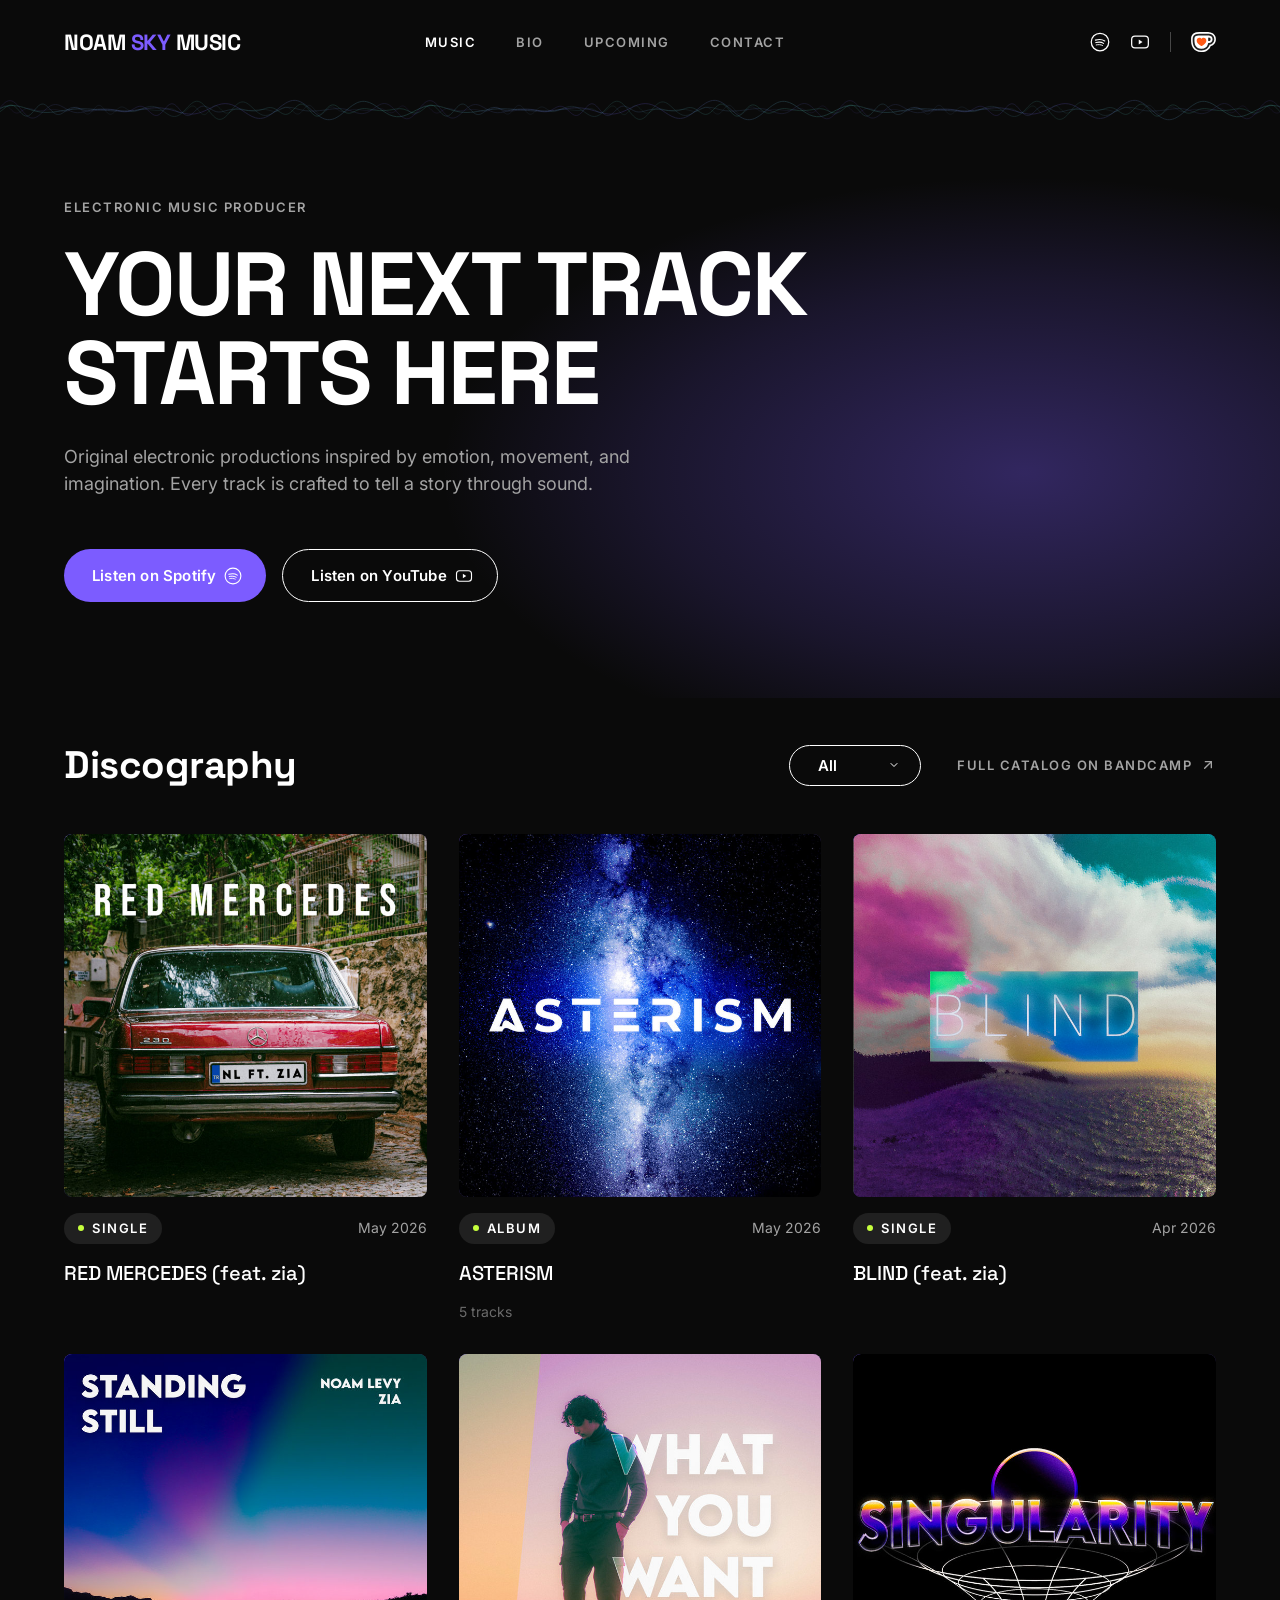
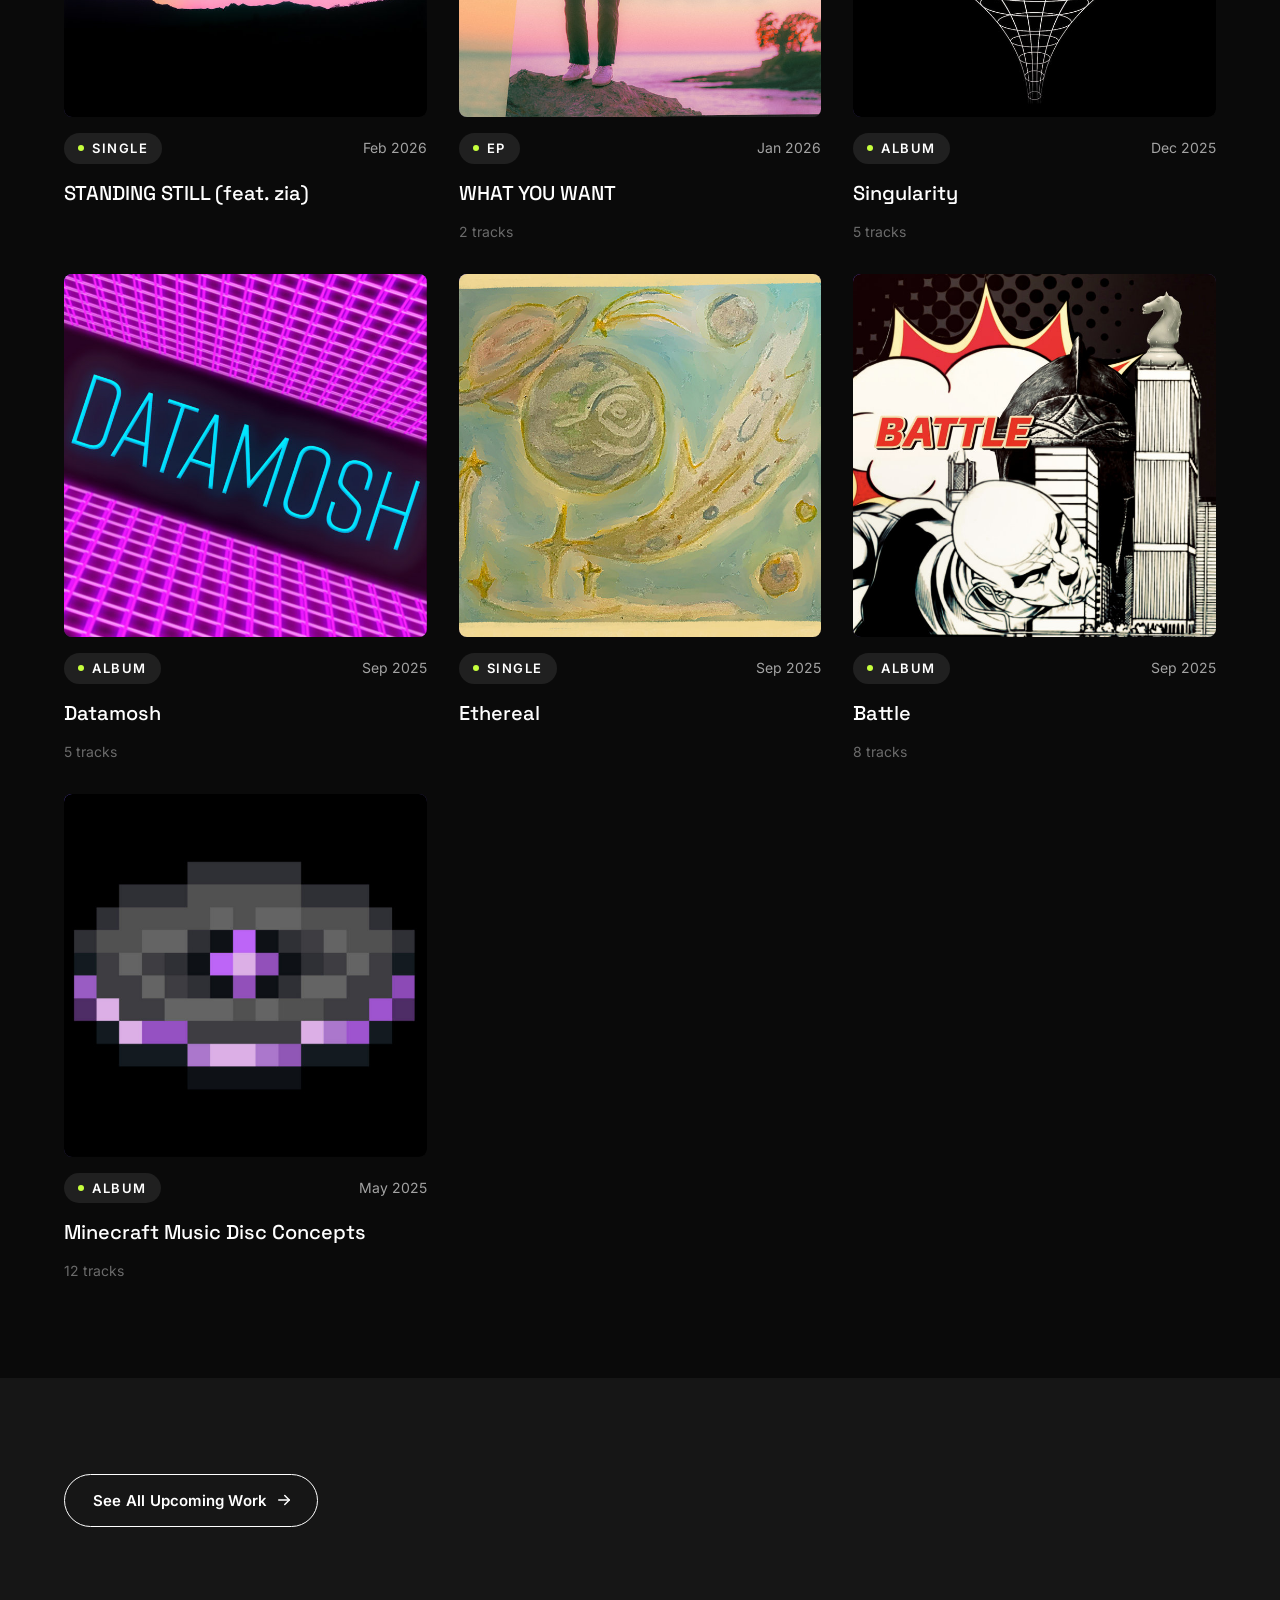
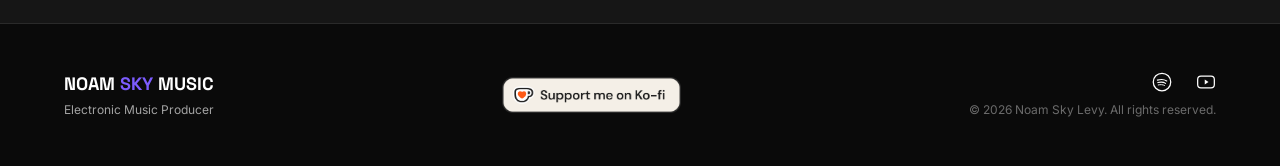
<file: index.html>
<!doctype html>
<html lang="en">
<head>
<meta charset="UTF-8">
<meta name="viewport" content="width=device-width, initial-scale=1.0">
<title>Noam Sky Levy | Electronic Music Producer</title>
<meta name="description" content="Original electronic music by Noam Sky Levy. Listen to the latest releases, explore upcoming collaborations, and shop official merch.">
<link rel="stylesheet" href="css/styles.css?v=20260727k">
</head>
<body>

<svg style="display:none">
  <symbol id="icon-menu" viewBox="0 0 24 24" fill="none"><path d="M3 6H21" stroke="currentColor" stroke-width="2" stroke-linecap="round"/><path d="M3 12H21" stroke="currentColor" stroke-width="2" stroke-linecap="round"/><path d="M3 18H21" stroke="currentColor" stroke-width="2" stroke-linecap="round"/></symbol>
  <symbol id="icon-close" viewBox="0 0 24 24" fill="none"><path d="M6 6L18 18" stroke="currentColor" stroke-width="2" stroke-linecap="round"/><path d="M18 6L6 18" stroke="currentColor" stroke-width="2" stroke-linecap="round"/></symbol>
  <symbol id="icon-arrow-right" viewBox="0 0 24 24" fill="none"><path d="M5 12H19" stroke="currentColor" stroke-width="2" stroke-linecap="round"/><path d="M13 6L19 12L13 18" stroke="currentColor" stroke-width="2" stroke-linecap="round" stroke-linejoin="round"/></symbol>
  <symbol id="icon-arrow-up-right" viewBox="0 0 24 24" fill="none"><path d="M7 17L17 7" stroke="currentColor" stroke-width="2" stroke-linecap="round"/><path d="M8 7H17V16" stroke="currentColor" stroke-width="2" stroke-linecap="round" stroke-linejoin="round"/></symbol>
  <symbol id="icon-play" viewBox="0 0 24 24" fill="none"><circle cx="12" cy="12" r="11" stroke="currentColor" stroke-width="1.5"/><path d="M10 8.5L16 12L10 15.5V8.5Z" fill="currentColor"/></symbol>
  <symbol id="icon-play-sm" viewBox="0 0 24 24" fill="none"><path d="M7 5.5L18 12L7 18.5V5.5Z" fill="currentColor"/></symbol>
  <symbol id="icon-pause-sm" viewBox="0 0 24 24" fill="none"><rect x="6" y="5" width="4" height="14" rx="1" fill="currentColor"/><rect x="14" y="5" width="4" height="14" rx="1" fill="currentColor"/></symbol>
  <symbol id="icon-spotify" viewBox="0 0 24 24" fill="none"><circle cx="12" cy="12" r="10.5" stroke="currentColor" stroke-width="1.5"/><path d="M6.5 9.8C10 8.7 15 9 17.7 10.8" stroke="currentColor" stroke-width="1.4" stroke-linecap="round"/><path d="M7 12.7C10 11.9 14 12.1 16.3 13.6" stroke="currentColor" stroke-width="1.3" stroke-linecap="round"/><path d="M7.5 15.5C10 14.9 13 15 15 16.1" stroke="currentColor" stroke-width="1.1" stroke-linecap="round"/></symbol>
  <symbol id="icon-youtube" viewBox="0 0 24 24" fill="none"><rect x="2" y="5" width="20" height="14" rx="4" stroke="currentColor" stroke-width="1.5"/><path d="M10.5 9L15 12L10.5 15V9Z" fill="currentColor"/></symbol>
  <symbol id="icon-kofi" viewBox="0 0 241 194">
    <path d="M96.1344 193.911C61.1312 193.911 32.6597 178.256 15.9721 149.829C1.19788 124.912 -0.00585938 97.9229 -0.00585938 67.7662C-0.00585938 49.8876 5.37293 34.3215 15.5413 22.7466C24.8861 12.1157 38.1271 5.22907 52.8317 3.35378C70.2858 1.14271 91.9848 0.958984 114.545 0.958984C151.259 0.958984 161.63 1.4088 176.075 2.85328C195.29 4.76026 211.458 11.932 222.824 23.5955C234.368 35.4428 240.469 51.2624 240.469 69.3627V72.9994C240.469 103.885 219.821 129.733 191.046 136.759C188.898 141.827 186.237 146.871 183.089 151.837L183.006 151.964C172.869 167.632 149.042 193.918 103.401 193.918H96.1281L96.1344 193.911Z" fill="white"/>
    <path d="M174.568 17.9772C160.927 16.6151 151.38 16.1589 114.552 16.1589C90.908 16.1589 70.9008 16.387 54.7644 18.4334C33.3949 21.164 15.2058 37.5285 15.2058 67.7674C15.2058 98.0066 16.796 121.422 29.0741 142.107C42.9425 165.751 66.1302 178.707 96.1412 178.707H103.414C140.242 178.707 160.25 159.156 170.253 143.698C174.574 136.874 177.754 130.058 179.801 123.234C205.947 120.96 225.27 99.3624 225.27 72.9941V69.3577C225.27 40.9432 206.631 21.164 174.574 17.9772H174.568Z" fill="white"/>
    <path d="M15.1975 67.7674C15.1975 37.5285 33.3866 21.164 54.7559 18.4334C70.8987 16.387 90.906 16.1589 114.544 16.1589C151.372 16.1589 160.919 16.6151 174.559 17.9772C206.617 21.1576 225.255 40.937 225.255 69.3577V72.9941C225.255 99.3687 205.932 120.966 179.786 123.234C177.74 130.058 174.559 136.874 170.238 143.698C160.235 159.156 140.228 178.707 103.4 178.707H96.1264C66.1155 178.707 42.9277 165.751 29.0595 142.107C16.7814 121.422 15.1912 98.4563 15.1912 67.7674" fill="#202020"/>
    <path d="M32.2469 67.9899C32.2469 97.3168 34.0654 116.184 43.6127 133.689C54.5225 153.924 74.3018 161.653 96.8117 161.653H103.857C133.411 161.653 147.736 147.329 155.693 134.829C159.558 128.462 162.966 121.417 164.784 112.547L166.147 106.864H174.332C192.521 106.864 208.208 92.09 208.208 73.2166V69.8082C208.208 48.6669 195.024 37.5228 172.058 34.7987C159.102 33.6646 151.372 33.2084 114.538 33.2084C89.7602 33.2084 72.0272 33.4364 58.6152 35.4828C39.7483 38.2134 32.2407 48.8951 32.2407 67.9899" fill="white"/>
    <path d="M166.158 83.6801C166.158 86.4107 168.204 88.4572 171.841 88.4572C183.435 88.4572 189.802 81.8619 189.802 70.9523C189.802 60.0427 183.435 53.2195 171.841 53.2195C168.204 53.2195 166.158 55.2657 166.158 57.9963V83.6866V83.6801Z" fill="#202020"/>
    <path d="M54.5321 82.3198C54.5321 95.732 62.0332 107.326 71.5807 116.424C77.9478 122.562 87.9515 128.93 94.7685 133.022C96.8147 134.157 98.8611 134.841 101.136 134.841C103.866 134.841 106.134 134.157 107.959 133.022C114.782 128.93 124.779 122.562 130.919 116.424C140.694 107.332 148.195 95.7383 148.195 82.3198C148.195 67.7673 137.286 54.8115 121.599 54.8115C112.28 54.8115 105.912 59.5882 101.136 66.1772C96.8147 59.582 90.2259 54.8115 80.9001 54.8115C64.9855 54.8115 54.5256 67.7673 54.5256 82.3198" fill="#FF5A16"/>
  </symbol>
  <symbol id="icon-cart" viewBox="0 0 24 24" fill="none"><path d="M3 4H5L7.5 15.5H18L20 8H6.5" stroke="currentColor" stroke-width="1.5" stroke-linecap="round" stroke-linejoin="round"/><circle cx="9" cy="19" r="1.3" fill="currentColor"/><circle cx="17" cy="19" r="1.3" fill="currentColor"/></symbol>
</svg>

<header>
  <nav class="navbar">
    <a href="index.html" class="navbar__logo">NOAM <span class="logo-accent">SKY</span> MUSIC</a>
    <div class="navbar__links">
      <a href="index.html">Music</a>
      <a href="bio.html">Bio</a>
      <a href="upcoming.html">Upcoming</a>
      <a href="contact.html">Contact</a>
    </div>
    <div class="navbar__social">
      <a href="https://open.spotify.com/artist/3KCrRswLE3EckEKLmnFYB4" target="_blank" rel="noopener" aria-label="Listen on Spotify"><svg class="icon"><use href="#icon-spotify"/></svg></a>
      <a href="https://www.youtube.com/channel/UCnP8buB6lPti-7TwCnm3Qtg" target="_blank" rel="noopener" aria-label="Listen on YouTube"><svg class="icon"><use href="#icon-youtube"/></svg></a>
      <span class="navbar__divider" aria-hidden="true"></span>
      <a href="https://ko-fi.com/noamskymusic" target="_blank" rel="noopener" aria-label="Buy me a coffee"><svg class="icon icon--kofi"><use href="#icon-kofi"/></svg></a>
    </div>
    <button class="navbar__menu-btn" aria-label="Open menu"><svg><use href="#icon-menu"/></svg></button>
  </nav>
  <div class="mobile-menu">
    <div class="mobile-menu__top">
      <span class="navbar__logo">NOAM <span class="logo-accent">SKY</span> MUSIC</span>
      <button class="mobile-menu__close" aria-label="Close menu"><svg><use href="#icon-close"/></svg></button>
    </div>
    <nav class="mobile-menu__links">
      <a href="index.html">Music</a>
      <a href="bio.html">Bio</a>
      <a href="upcoming.html">Upcoming</a>
      <a href="contact.html">Contact</a>
    </nav>
    <div class="mobile-menu__social">
      <a href="https://open.spotify.com/artist/3KCrRswLE3EckEKLmnFYB4" target="_blank" rel="noopener" aria-label="Listen on Spotify"><svg><use href="#icon-spotify"/></svg></a>
      <a href="https://www.youtube.com/channel/UCnP8buB6lPti-7TwCnm3Qtg" target="_blank" rel="noopener" aria-label="Listen on YouTube"><svg><use href="#icon-youtube"/></svg></a>
      <span class="navbar__divider" aria-hidden="true"></span>
      <a href="https://ko-fi.com/noamskymusic" target="_blank" rel="noopener" aria-label="Buy me a coffee"><svg class="icon--kofi"><use href="#icon-kofi"/></svg></a>
    </div>
  </div>
</header>

<div id="wave-strip" class="wave-strip" aria-hidden="true"></div>

<main>

  <section class="section hero-glow" style="position:relative; overflow:hidden; padding-top:64px;">
    <div class="container" style="position:relative; z-index:1;">
      <div class="stack reveal" style="gap:24px;">
        <span class="eyebrow">Electronic Music Producer</span>
        <h1 class="display-xl">YOUR NEXT TRACK<br>STARTS HERE</h1>
        <p class="body-l hero-copy-width">Original electronic productions inspired by emotion, movement, and imagination. Every track is crafted to tell a story through sound.</p>
        <div style="display:flex; gap:16px; flex-wrap:wrap; margin-top:28px;">
          <a href="https://open.spotify.com/artist/3KCrRswLE3EckEKLmnFYB4" target="_blank" rel="noopener" class="btn btn--primary">Listen on Spotify <svg class="icon"><use href="#icon-spotify"/></svg></a>
          <a href="https://www.youtube.com/channel/UCnP8buB6lPti-7TwCnm3Qtg" target="_blank" rel="noopener" class="btn btn--secondary">Listen on YouTube <svg class="icon"><use href="#icon-youtube"/></svg></a>
        </div>
      </div>
    </div>
  </section>

  <section class="section section--base section--tight-top" id="music">
    <div class="container">
      <div class="section-header section-header--row reveal">
        <h2 class="heading-l">Discography</h2>
        <div style="display:flex; align-items:center; gap:36px; flex-wrap:wrap;">
          <select id="discography-filter" class="filter-select" aria-label="Filter releases by type">
            <option value="all">All</option>
            <option value="single">Singles</option>
            <option value="album">Albums</option>
          </select>
          <a href="https://noamlevyofficial.bandcamp.com" target="_blank" rel="noopener" style="display:inline-flex; align-items:center; gap:8px;" class="label catalog-link">Full Catalog on Bandcamp <svg class="icon" style="width:16px;height:16px;"><use href="#icon-arrow-up-right"/></svg></a>
        </div>
      </div>
      <div class="grid grid--3" id="discography-grid">
        <div class="card-release reveal" data-type="single" data-preview="assets/previews/red_mercedes.mp3">
          <div class="card-release__art">
            <img src="assets/releases/red-mercedes.jpg" alt="RED MERCEDES cover art" loading="lazy">
            <div class="card-release__progress"><div class="card-release__progress-bar"></div></div>
            <div class="card-release__overlay">
              <button type="button" class="card-release__action card-release__action--preview"><svg class="icon-inline"><use href="#icon-play-sm"/></svg><span>Preview</span></button>
              <a href="https://noamlevyofficial.bandcamp.com/track/red-mercedes-feat-zia" target="_blank" rel="noopener" class="card-release__action card-release__action--full"><svg class="icon-inline"><use href="#icon-arrow-up-right"/></svg><span>Full Track</span></a>
            </div>
          </div>
          <div class="card-release__meta">
            <span class="tag"><span class="tag__dot"></span><span class="tag__label label">Single</span></span>
            <span class="body-s">May 2026</span>
          </div>
          <h3 class="heading-s">RED MERCEDES (feat. zia)</h3>
        </div>
        <div class="card-release reveal" data-type="album" data-preview="assets/previews/asterism.mp3">
          <div class="card-release__art">
            <img src="assets/releases/asterism.jpg" alt="ASTERISM cover art" loading="lazy">
            <div class="card-release__progress"><div class="card-release__progress-bar"></div></div>
            <div class="card-release__overlay">
              <button type="button" class="card-release__action card-release__action--preview"><svg class="icon-inline"><use href="#icon-play-sm"/></svg><span>Preview</span></button>
              <a href="https://noamlevyofficial.bandcamp.com/album/asterism" target="_blank" rel="noopener" class="card-release__action card-release__action--full"><svg class="icon-inline"><use href="#icon-arrow-up-right"/></svg><span>Full Track</span></a>
            </div>
          </div>
          <div class="card-release__meta">
            <span class="tag"><span class="tag__dot"></span><span class="tag__label label">Album</span></span>
            <span class="body-s">May 2026</span>
          </div>
          <h3 class="heading-s">ASTERISM</h3>
          <span class="body-s card-release__type">5 tracks</span>
        </div>
        <div class="card-release reveal" data-type="single" data-preview="assets/previews/blind.mp3">
          <div class="card-release__art">
            <img src="assets/releases/blind.jpg" alt="BLIND cover art" loading="lazy">
            <div class="card-release__progress"><div class="card-release__progress-bar"></div></div>
            <div class="card-release__overlay">
              <button type="button" class="card-release__action card-release__action--preview"><svg class="icon-inline"><use href="#icon-play-sm"/></svg><span>Preview</span></button>
              <a href="https://noamlevyofficial.bandcamp.com/track/blind-feat-zia" target="_blank" rel="noopener" class="card-release__action card-release__action--full"><svg class="icon-inline"><use href="#icon-arrow-up-right"/></svg><span>Full Track</span></a>
            </div>
          </div>
          <div class="card-release__meta">
            <span class="tag"><span class="tag__dot"></span><span class="tag__label label">Single</span></span>
            <span class="body-s">Apr 2026</span>
          </div>
          <h3 class="heading-s">BLIND (feat. zia)</h3>
        </div>
        <div class="card-release reveal" data-type="single" data-preview="assets/previews/standing_still.mp3">
          <div class="card-release__art">
            <img src="assets/releases/standing-still.jpg" alt="STANDING STILL cover art" loading="lazy">
            <div class="card-release__progress"><div class="card-release__progress-bar"></div></div>
            <div class="card-release__overlay">
              <button type="button" class="card-release__action card-release__action--preview"><svg class="icon-inline"><use href="#icon-play-sm"/></svg><span>Preview</span></button>
              <a href="https://noamlevyofficial.bandcamp.com/track/standing-still-feat-zia" target="_blank" rel="noopener" class="card-release__action card-release__action--full"><svg class="icon-inline"><use href="#icon-arrow-up-right"/></svg><span>Full Track</span></a>
            </div>
          </div>
          <div class="card-release__meta">
            <span class="tag"><span class="tag__dot"></span><span class="tag__label label">Single</span></span>
            <span class="body-s">Feb 2026</span>
          </div>
          <h3 class="heading-s">STANDING STILL (feat. zia)</h3>
        </div>
        <div class="card-release reveal" data-type="album" data-preview="assets/previews/whatyouwant.mp3">
          <div class="card-release__art">
            <img src="assets/releases/what-you-want.jpg" alt="WHAT YOU WANT cover art" loading="lazy">
            <div class="card-release__progress"><div class="card-release__progress-bar"></div></div>
            <div class="card-release__overlay">
              <button type="button" class="card-release__action card-release__action--preview"><svg class="icon-inline"><use href="#icon-play-sm"/></svg><span>Preview</span></button>
              <a href="https://noamlevyofficial.bandcamp.com/album/what-you-want" target="_blank" rel="noopener" class="card-release__action card-release__action--full"><svg class="icon-inline"><use href="#icon-arrow-up-right"/></svg><span>Full Track</span></a>
            </div>
          </div>
          <div class="card-release__meta">
            <span class="tag"><span class="tag__dot"></span><span class="tag__label label">EP</span></span>
            <span class="body-s">Jan 2026</span>
          </div>
          <h3 class="heading-s">WHAT YOU WANT</h3>
          <span class="body-s card-release__type">2 tracks</span>
        </div>
        <div class="card-release reveal" data-type="album" data-preview="assets/previews/singularity.mp3">
          <div class="card-release__art">
            <img src="assets/releases/singularity.jpg" alt="Singularity cover art" loading="lazy">
            <div class="card-release__progress"><div class="card-release__progress-bar"></div></div>
            <div class="card-release__overlay">
              <button type="button" class="card-release__action card-release__action--preview"><svg class="icon-inline"><use href="#icon-play-sm"/></svg><span>Preview</span></button>
              <a href="https://noamlevyofficial.bandcamp.com/album/singularity" target="_blank" rel="noopener" class="card-release__action card-release__action--full"><svg class="icon-inline"><use href="#icon-arrow-up-right"/></svg><span>Full Track</span></a>
            </div>
          </div>
          <div class="card-release__meta">
            <span class="tag"><span class="tag__dot"></span><span class="tag__label label">Album</span></span>
            <span class="body-s">Dec 2025</span>
          </div>
          <h3 class="heading-s">Singularity</h3>
          <span class="body-s card-release__type">5 tracks</span>
        </div>
        <div class="card-release reveal" data-type="album" data-preview="assets/previews/datamosh.mp3">
          <div class="card-release__art">
            <img src="assets/releases/datamosh.jpg" alt="Datamosh cover art" loading="lazy">
            <div class="card-release__progress"><div class="card-release__progress-bar"></div></div>
            <div class="card-release__overlay">
              <button type="button" class="card-release__action card-release__action--preview"><svg class="icon-inline"><use href="#icon-play-sm"/></svg><span>Preview</span></button>
              <a href="https://noamlevyofficial.bandcamp.com/album/datamosh" target="_blank" rel="noopener" class="card-release__action card-release__action--full"><svg class="icon-inline"><use href="#icon-arrow-up-right"/></svg><span>Full Track</span></a>
            </div>
          </div>
          <div class="card-release__meta">
            <span class="tag"><span class="tag__dot"></span><span class="tag__label label">Album</span></span>
            <span class="body-s">Sep 2025</span>
          </div>
          <h3 class="heading-s">Datamosh</h3>
          <span class="body-s card-release__type">5 tracks</span>
        </div>
        <div class="card-release reveal" data-type="single" data-preview="assets/previews/etherial.mp3">
          <div class="card-release__art">
            <img src="assets/releases/ethereal.jpg" alt="Ethereal cover art" loading="lazy">
            <div class="card-release__progress"><div class="card-release__progress-bar"></div></div>
            <div class="card-release__overlay">
              <button type="button" class="card-release__action card-release__action--preview"><svg class="icon-inline"><use href="#icon-play-sm"/></svg><span>Preview</span></button>
              <a href="https://noamlevyofficial.bandcamp.com/track/ethereal" target="_blank" rel="noopener" class="card-release__action card-release__action--full"><svg class="icon-inline"><use href="#icon-arrow-up-right"/></svg><span>Full Track</span></a>
            </div>
          </div>
          <div class="card-release__meta">
            <span class="tag"><span class="tag__dot"></span><span class="tag__label label">Single</span></span>
            <span class="body-s">Sep 2025</span>
          </div>
          <h3 class="heading-s">Ethereal</h3>
        </div>
        <div class="card-release reveal" data-type="album" data-preview="assets/previews/battle.mp3">
          <div class="card-release__art">
            <img src="assets/releases/battle.jpg" alt="Battle cover art" loading="lazy">
            <div class="card-release__progress"><div class="card-release__progress-bar"></div></div>
            <div class="card-release__overlay">
              <button type="button" class="card-release__action card-release__action--preview"><svg class="icon-inline"><use href="#icon-play-sm"/></svg><span>Preview</span></button>
              <a href="https://noamlevyofficial.bandcamp.com/album/battle" target="_blank" rel="noopener" class="card-release__action card-release__action--full"><svg class="icon-inline"><use href="#icon-arrow-up-right"/></svg><span>Full Track</span></a>
            </div>
          </div>
          <div class="card-release__meta">
            <span class="tag"><span class="tag__dot"></span><span class="tag__label label">Album</span></span>
            <span class="body-s">Sep 2025</span>
          </div>
          <h3 class="heading-s">Battle</h3>
          <span class="body-s card-release__type">8 tracks</span>
        </div>
        <div class="card-release reveal" data-type="album" data-preview="assets/previews/minecraft.mp3">
          <div class="card-release__art">
            <img src="assets/releases/minecraft-music-disc-concepts.jpg" alt="Minecraft Music Disc Concepts cover art" loading="lazy">
            <div class="card-release__progress"><div class="card-release__progress-bar"></div></div>
            <div class="card-release__overlay">
              <button type="button" class="card-release__action card-release__action--preview"><svg class="icon-inline"><use href="#icon-play-sm"/></svg><span>Preview</span></button>
              <a href="https://noamlevyofficial.bandcamp.com/album/minecraft-music-disc-concepts" target="_blank" rel="noopener" class="card-release__action card-release__action--full"><svg class="icon-inline"><use href="#icon-arrow-up-right"/></svg><span>Full Track</span></a>
            </div>
          </div>
          <div class="card-release__meta">
            <span class="tag"><span class="tag__dot"></span><span class="tag__label label">Album</span></span>
            <span class="body-s">May 2025</span>
          </div>
          <h3 class="heading-s">Minecraft Music Disc Concepts</h3>
          <span class="body-s card-release__type">12 tracks</span>
        </div>
      </div>
    </div>
  </section>

  <section class="section section--elevated">
    <div class="container">
      <a href="upcoming.html" class="btn btn--secondary reveal">See All Upcoming Work <svg class="icon"><use href="#icon-arrow-right"/></svg></a>
    </div>
  </section>

</main>

<footer class="footer">
  <div class="footer__brand">
    <span class="footer__logo">NOAM <span class="logo-accent">SKY</span> MUSIC</span>
    <p class="footer__tagline body-s">Electronic Music Producer</p>
  </div>
  <a href="https://ko-fi.com/noamskymusic" target="_blank" rel="noopener" class="footer__kofi"><img src="assets/support_me_on_kofi_beige.png" alt="Support me on Ko-fi" loading="lazy"></a>
  <div class="footer__meta">
    <div class="footer__social">
      <a href="https://open.spotify.com/artist/3KCrRswLE3EckEKLmnFYB4" target="_blank" rel="noopener" aria-label="Listen on Spotify"><svg><use href="#icon-spotify"/></svg></a>
      <a href="https://www.youtube.com/channel/UCnP8buB6lPti-7TwCnm3Qtg" target="_blank" rel="noopener" aria-label="Listen on YouTube"><svg><use href="#icon-youtube"/></svg></a>
    </div>
    <p class="footer__copyright">© 2026 Noam Sky Levy. All rights reserved.</p>
  </div>
</footer>

<script src="js/main.js?v=20260727a"></script>
</body>
</html>
</file>
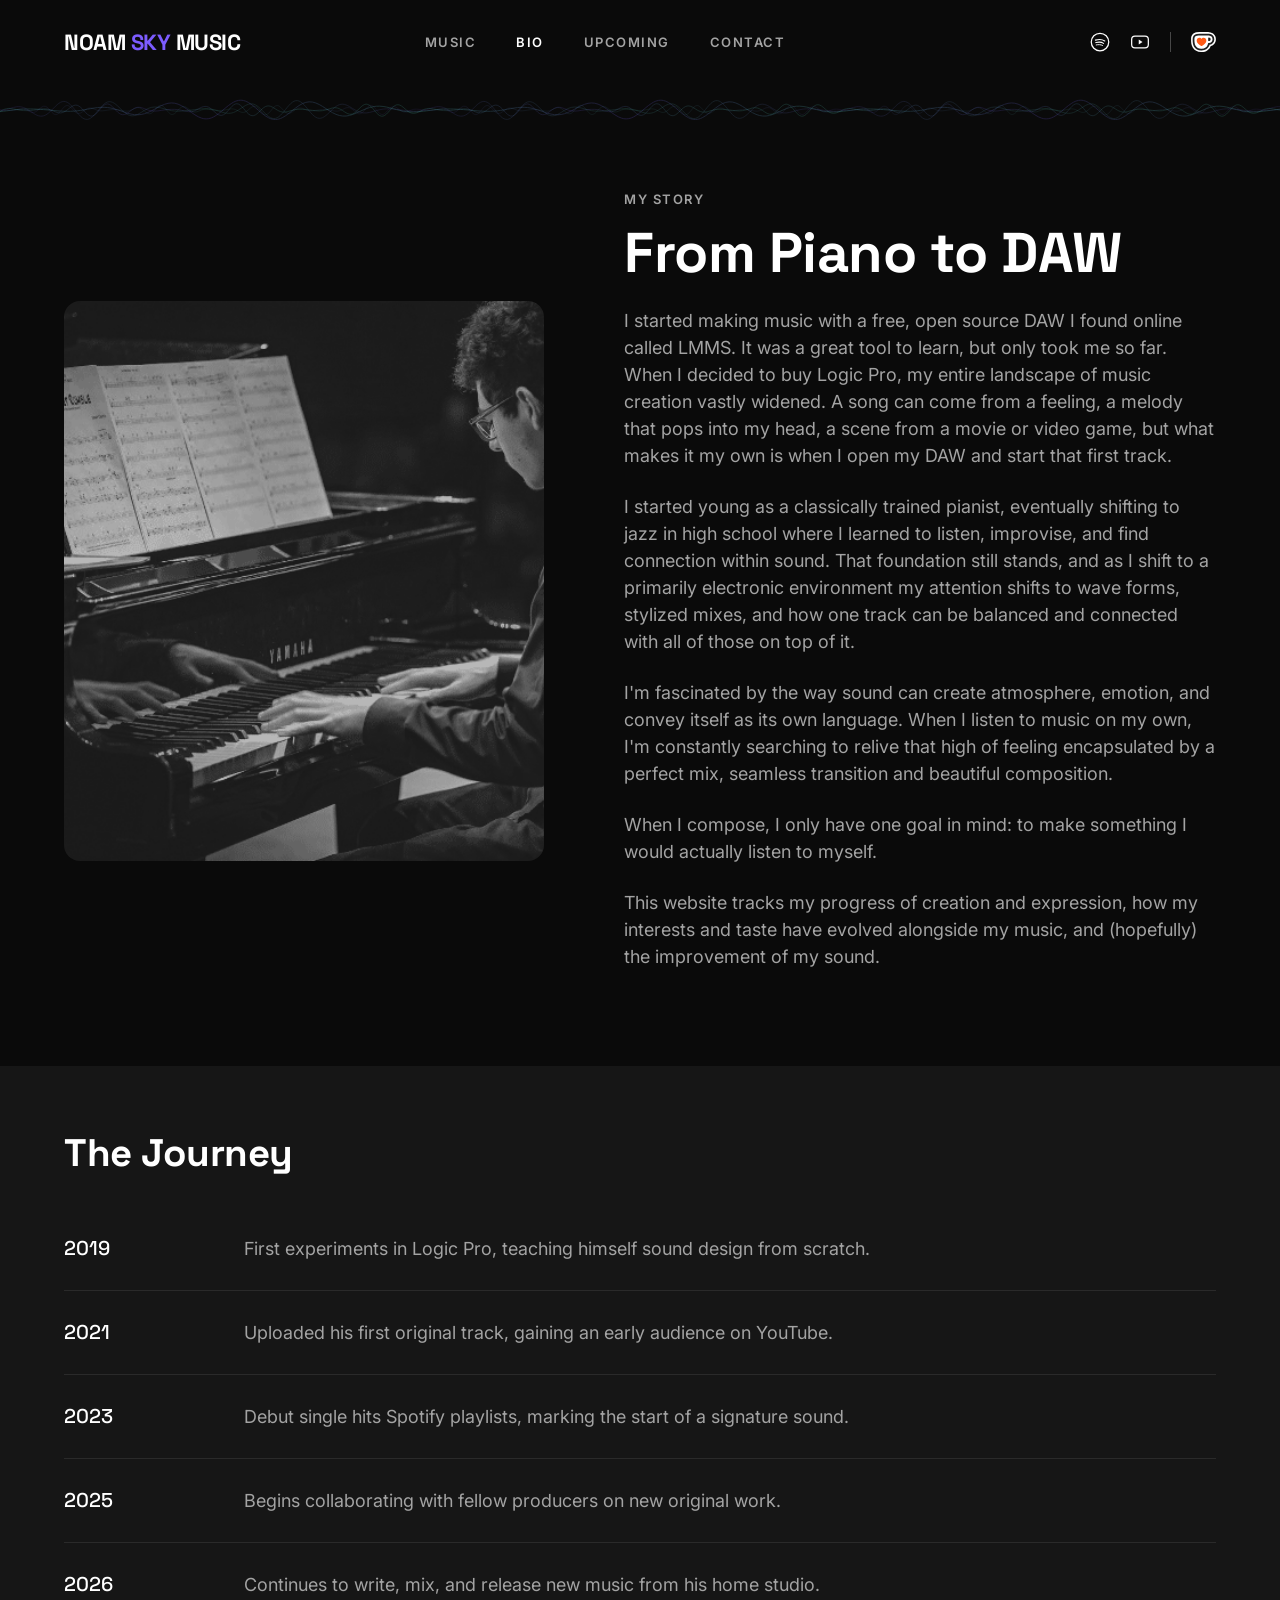
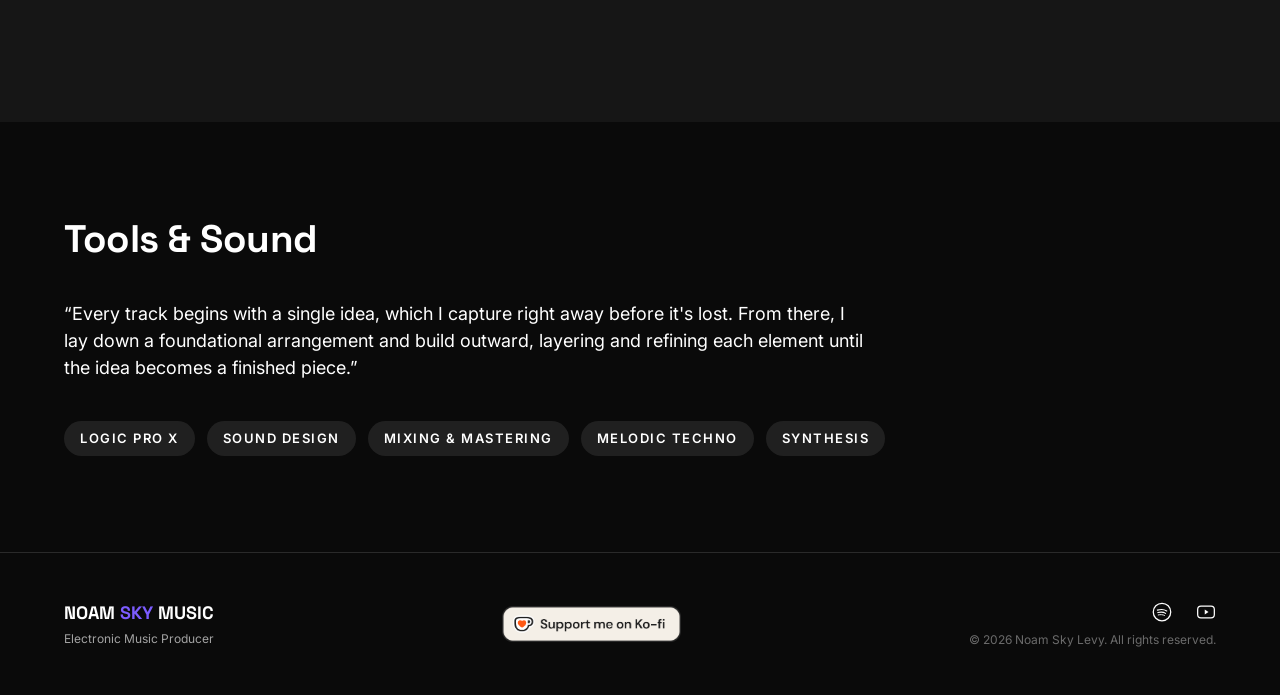
<file: bio.html>
<!doctype html>
<html lang="en">
<head>
<meta charset="UTF-8">
<meta name="viewport" content="width=device-width, initial-scale=1.0">
<title>Bio | Noam Sky Levy</title>
<meta name="description" content="The story behind Noam Sky Levy, where jazz, gaming, and electronic music come together in original production.">
<link rel="stylesheet" href="css/styles.css?v=20260727k">
</head>
<body>

<svg style="display:none">
  <symbol id="icon-menu" viewBox="0 0 24 24" fill="none"><path d="M3 6H21" stroke="currentColor" stroke-width="2" stroke-linecap="round"/><path d="M3 12H21" stroke="currentColor" stroke-width="2" stroke-linecap="round"/><path d="M3 18H21" stroke="currentColor" stroke-width="2" stroke-linecap="round"/></symbol>
  <symbol id="icon-close" viewBox="0 0 24 24" fill="none"><path d="M6 6L18 18" stroke="currentColor" stroke-width="2" stroke-linecap="round"/><path d="M18 6L6 18" stroke="currentColor" stroke-width="2" stroke-linecap="round"/></symbol>
  <symbol id="icon-arrow-right" viewBox="0 0 24 24" fill="none"><path d="M5 12H19" stroke="currentColor" stroke-width="2" stroke-linecap="round"/><path d="M13 6L19 12L13 18" stroke="currentColor" stroke-width="2" stroke-linecap="round" stroke-linejoin="round"/></symbol>
  <symbol id="icon-arrow-up-right" viewBox="0 0 24 24" fill="none"><path d="M7 17L17 7" stroke="currentColor" stroke-width="2" stroke-linecap="round"/><path d="M8 7H17V16" stroke="currentColor" stroke-width="2" stroke-linecap="round" stroke-linejoin="round"/></symbol>
  <symbol id="icon-spotify" viewBox="0 0 24 24" fill="none"><circle cx="12" cy="12" r="10.5" stroke="currentColor" stroke-width="1.5"/><path d="M6.5 9.8C10 8.7 15 9 17.7 10.8" stroke="currentColor" stroke-width="1.4" stroke-linecap="round"/><path d="M7 12.7C10 11.9 14 12.1 16.3 13.6" stroke="currentColor" stroke-width="1.3" stroke-linecap="round"/><path d="M7.5 15.5C10 14.9 13 15 15 16.1" stroke="currentColor" stroke-width="1.1" stroke-linecap="round"/></symbol>
  <symbol id="icon-youtube" viewBox="0 0 24 24" fill="none"><rect x="2" y="5" width="20" height="14" rx="4" stroke="currentColor" stroke-width="1.5"/><path d="M10.5 9L15 12L10.5 15V9Z" fill="currentColor"/></symbol>
  <symbol id="icon-kofi" viewBox="0 0 241 194">
    <path d="M96.1344 193.911C61.1312 193.911 32.6597 178.256 15.9721 149.829C1.19788 124.912 -0.00585938 97.9229 -0.00585938 67.7662C-0.00585938 49.8876 5.37293 34.3215 15.5413 22.7466C24.8861 12.1157 38.1271 5.22907 52.8317 3.35378C70.2858 1.14271 91.9848 0.958984 114.545 0.958984C151.259 0.958984 161.63 1.4088 176.075 2.85328C195.29 4.76026 211.458 11.932 222.824 23.5955C234.368 35.4428 240.469 51.2624 240.469 69.3627V72.9994C240.469 103.885 219.821 129.733 191.046 136.759C188.898 141.827 186.237 146.871 183.089 151.837L183.006 151.964C172.869 167.632 149.042 193.918 103.401 193.918H96.1281L96.1344 193.911Z" fill="white"/>
    <path d="M174.568 17.9772C160.927 16.6151 151.38 16.1589 114.552 16.1589C90.908 16.1589 70.9008 16.387 54.7644 18.4334C33.3949 21.164 15.2058 37.5285 15.2058 67.7674C15.2058 98.0066 16.796 121.422 29.0741 142.107C42.9425 165.751 66.1302 178.707 96.1412 178.707H103.414C140.242 178.707 160.25 159.156 170.253 143.698C174.574 136.874 177.754 130.058 179.801 123.234C205.947 120.96 225.27 99.3624 225.27 72.9941V69.3577C225.27 40.9432 206.631 21.164 174.574 17.9772H174.568Z" fill="white"/>
    <path d="M15.1975 67.7674C15.1975 37.5285 33.3866 21.164 54.7559 18.4334C70.8987 16.387 90.906 16.1589 114.544 16.1589C151.372 16.1589 160.919 16.6151 174.559 17.9772C206.617 21.1576 225.255 40.937 225.255 69.3577V72.9941C225.255 99.3687 205.932 120.966 179.786 123.234C177.74 130.058 174.559 136.874 170.238 143.698C160.235 159.156 140.228 178.707 103.4 178.707H96.1264C66.1155 178.707 42.9277 165.751 29.0595 142.107C16.7814 121.422 15.1912 98.4563 15.1912 67.7674" fill="#202020"/>
    <path d="M32.2469 67.9899C32.2469 97.3168 34.0654 116.184 43.6127 133.689C54.5225 153.924 74.3018 161.653 96.8117 161.653H103.857C133.411 161.653 147.736 147.329 155.693 134.829C159.558 128.462 162.966 121.417 164.784 112.547L166.147 106.864H174.332C192.521 106.864 208.208 92.09 208.208 73.2166V69.8082C208.208 48.6669 195.024 37.5228 172.058 34.7987C159.102 33.6646 151.372 33.2084 114.538 33.2084C89.7602 33.2084 72.0272 33.4364 58.6152 35.4828C39.7483 38.2134 32.2407 48.8951 32.2407 67.9899" fill="white"/>
    <path d="M166.158 83.6801C166.158 86.4107 168.204 88.4572 171.841 88.4572C183.435 88.4572 189.802 81.8619 189.802 70.9523C189.802 60.0427 183.435 53.2195 171.841 53.2195C168.204 53.2195 166.158 55.2657 166.158 57.9963V83.6866V83.6801Z" fill="#202020"/>
    <path d="M54.5321 82.3198C54.5321 95.732 62.0332 107.326 71.5807 116.424C77.9478 122.562 87.9515 128.93 94.7685 133.022C96.8147 134.157 98.8611 134.841 101.136 134.841C103.866 134.841 106.134 134.157 107.959 133.022C114.782 128.93 124.779 122.562 130.919 116.424C140.694 107.332 148.195 95.7383 148.195 82.3198C148.195 67.7673 137.286 54.8115 121.599 54.8115C112.28 54.8115 105.912 59.5882 101.136 66.1772C96.8147 59.582 90.2259 54.8115 80.9001 54.8115C64.9855 54.8115 54.5256 67.7673 54.5256 82.3198" fill="#FF5A16"/>
  </symbol>
</svg>

<header>
  <nav class="navbar">
    <a href="index.html" class="navbar__logo">NOAM <span class="logo-accent">SKY</span> MUSIC</a>
    <div class="navbar__links">
      <a href="index.html">Music</a>
      <a href="bio.html">Bio</a>
      <a href="upcoming.html">Upcoming</a>
      <a href="contact.html">Contact</a>
    </div>
    <div class="navbar__social">
      <a href="https://open.spotify.com/artist/3KCrRswLE3EckEKLmnFYB4" target="_blank" rel="noopener" aria-label="Listen on Spotify"><svg class="icon"><use href="#icon-spotify"/></svg></a>
      <a href="https://www.youtube.com/channel/UCnP8buB6lPti-7TwCnm3Qtg" target="_blank" rel="noopener" aria-label="Listen on YouTube"><svg class="icon"><use href="#icon-youtube"/></svg></a>
      <span class="navbar__divider" aria-hidden="true"></span>
      <a href="https://ko-fi.com/noamskymusic" target="_blank" rel="noopener" aria-label="Buy me a coffee"><svg class="icon icon--kofi"><use href="#icon-kofi"/></svg></a>
    </div>
    <button class="navbar__menu-btn" aria-label="Open menu"><svg><use href="#icon-menu"/></svg></button>
  </nav>
  <div class="mobile-menu">
    <div class="mobile-menu__top">
      <span class="navbar__logo">NOAM <span class="logo-accent">SKY</span> MUSIC</span>
      <button class="mobile-menu__close" aria-label="Close menu"><svg><use href="#icon-close"/></svg></button>
    </div>
    <nav class="mobile-menu__links">
      <a href="index.html">Music</a>
      <a href="bio.html">Bio</a>
      <a href="upcoming.html">Upcoming</a>
      <a href="contact.html">Contact</a>
    </nav>
    <div class="mobile-menu__social">
      <a href="https://open.spotify.com/artist/3KCrRswLE3EckEKLmnFYB4" target="_blank" rel="noopener" aria-label="Listen on Spotify"><svg><use href="#icon-spotify"/></svg></a>
      <a href="https://www.youtube.com/channel/UCnP8buB6lPti-7TwCnm3Qtg" target="_blank" rel="noopener" aria-label="Listen on YouTube"><svg><use href="#icon-youtube"/></svg></a>
      <span class="navbar__divider" aria-hidden="true"></span>
      <a href="https://ko-fi.com/noamskymusic" target="_blank" rel="noopener" aria-label="Buy me a coffee"><svg class="icon--kofi"><use href="#icon-kofi"/></svg></a>
    </div>
  </div>
</header>

<div id="wave-strip" class="wave-strip" aria-hidden="true"></div>

<main>

  <section class="section section--base" style="padding-top:56px;">
    <div class="container">
      <div class="bio-hero reveal">
        <img class="bio-hero__portrait" src="assets/noam_bio3.png" alt="Noam Sky Levy playing piano">
        <div class="bio-hero__text">
          <span class="eyebrow">My Story</span>
          <h1 class="heading-l" style="font-size:clamp(28px,4.5vw,56px); margin-top:-10px;">From Piano to DAW</h1>
          <p class="body-l">I started making music with a free, open source DAW I found online called LMMS. It was a great tool to learn, but only took me so far. When I decided to buy Logic Pro, my entire landscape of music creation vastly widened. A song can come from a feeling, a melody that pops into my head, a scene from a movie or video game, but what makes it my own is when I open my DAW and start that first track.</p>
          <p class="body-l">I started young as a classically trained pianist, eventually shifting to jazz in high school where I learned to listen, improvise, and find connection within sound. That foundation still stands, and as I shift to a primarily electronic environment my attention shifts to wave forms, stylized mixes, and how one track can be balanced and connected with all of those on top of it.</p>
          <p class="body-l">I'm fascinated by the way sound can create atmosphere, emotion, and convey itself as its own language. When I listen to music on my own, I'm constantly searching to relive that high of feeling encapsulated by a perfect mix, seamless transition and beautiful composition.</p>
          <p class="body-l">When I compose, I only have one goal in mind: to make something I would actually listen to myself.</p>
          <p class="body-l">This website tracks my progress of creation and expression, how my interests and taste have evolved alongside my music, and (hopefully) the improvement of my sound.</p>
        </div>
      </div>
    </div>
  </section>

  <section class="section section--elevated section--tight-top-30">
    <div class="container">
      <h2 class="heading-l reveal" style="margin-bottom:var(--space-32);">The Journey</h2>
      <div class="timeline reveal">
        <div class="timeline__item">
          <span class="heading-s timeline__year">2019</span>
          <p class="body-l">First experiments in Logic Pro, teaching himself sound design from scratch.</p>
        </div>
        <div class="timeline__item">
          <span class="heading-s timeline__year">2021</span>
          <p class="body-l">Uploaded his first original track, gaining an early audience on YouTube.</p>
        </div>
        <div class="timeline__item">
          <span class="heading-s timeline__year">2023</span>
          <p class="body-l">Debut single hits Spotify playlists, marking the start of a signature sound.</p>
        </div>
        <div class="timeline__item">
          <span class="heading-s timeline__year">2025</span>
          <p class="body-l">Begins collaborating with fellow producers on new original work.</p>
        </div>
        <div class="timeline__item">
          <span class="heading-s timeline__year">2026</span>
          <p class="body-l">Continues to write, mix, and release new music from his home studio.</p>
        </div>
      </div>
    </div>
  </section>

  <section class="section section--base">
    <div class="container">
      <div class="stack reveal" style="gap:var(--space-40, 40px);">
        <h2 class="heading-l">Tools &amp; Sound</h2>
        <p class="body-l" style="max-width:800px; color:var(--text-primary);">&ldquo;Every track begins with a single idea, which I capture right away before it's lost. From there, I lay down a foundational arrangement and build outward, layering and refining each element until the idea becomes a finished piece.&rdquo;</p>
        <div class="chip-row">
          <span class="chip label">Logic Pro X</span>
          <span class="chip label">Sound Design</span>
          <span class="chip label">Mixing &amp; Mastering</span>
          <span class="chip label">Melodic Techno</span>
          <span class="chip label">Synthesis</span>
        </div>
      </div>
    </div>
  </section>

</main>

<footer class="footer">
  <div class="footer__brand">
    <span class="footer__logo">NOAM <span class="logo-accent">SKY</span> MUSIC</span>
    <p class="footer__tagline body-s">Electronic Music Producer</p>
  </div>
  <a href="https://ko-fi.com/noamskymusic" target="_blank" rel="noopener" class="footer__kofi"><img src="assets/support_me_on_kofi_beige.png" alt="Support me on Ko-fi" loading="lazy"></a>
  <div class="footer__meta">
    <div class="footer__social">
      <a href="https://open.spotify.com/artist/3KCrRswLE3EckEKLmnFYB4" target="_blank" rel="noopener" aria-label="Listen on Spotify"><svg><use href="#icon-spotify"/></svg></a>
      <a href="https://www.youtube.com/channel/UCnP8buB6lPti-7TwCnm3Qtg" target="_blank" rel="noopener" aria-label="Listen on YouTube"><svg><use href="#icon-youtube"/></svg></a>
    </div>
    <p class="footer__copyright">© 2026 Noam Sky Levy. All rights reserved.</p>
  </div>
</footer>

<script src="js/main.js?v=20260727a"></script>
</body>
</html>
</file>
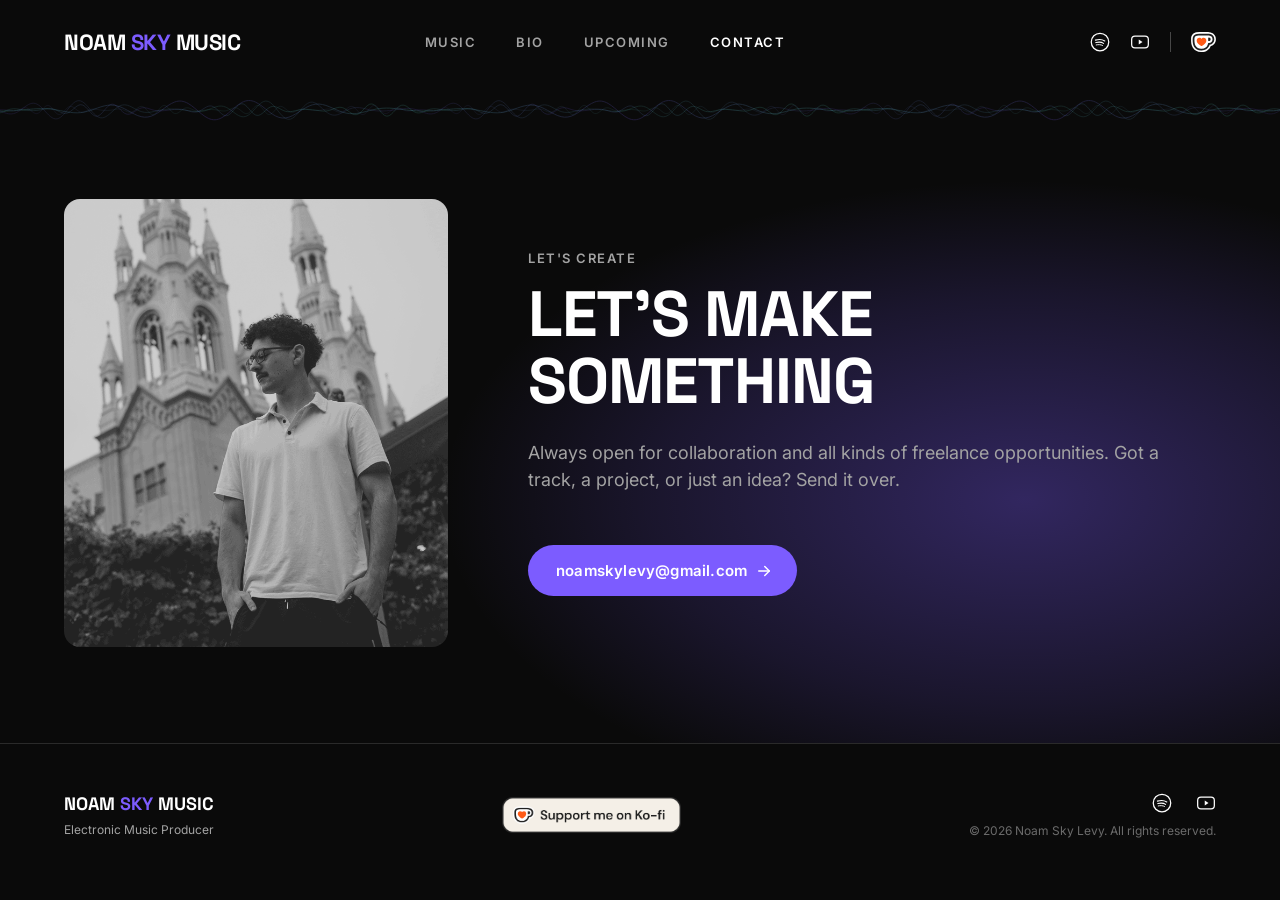
<file: contact.html>
<!doctype html>
<html lang="en">
<head>
<meta charset="UTF-8">
<meta name="viewport" content="width=device-width, initial-scale=1.0">
<title>Contact | Noam Sky Levy</title>
<meta name="description" content="Get in touch with Noam Sky Levy for collaborations, freelance production work, or just to say hi.">
<link rel="stylesheet" href="css/styles.css?v=20260727k">
</head>
<body>

<svg style="display:none">
  <symbol id="icon-menu" viewBox="0 0 24 24" fill="none"><path d="M3 6H21" stroke="currentColor" stroke-width="2" stroke-linecap="round"/><path d="M3 12H21" stroke="currentColor" stroke-width="2" stroke-linecap="round"/><path d="M3 18H21" stroke="currentColor" stroke-width="2" stroke-linecap="round"/></symbol>
  <symbol id="icon-close" viewBox="0 0 24 24" fill="none"><path d="M6 6L18 18" stroke="currentColor" stroke-width="2" stroke-linecap="round"/><path d="M18 6L6 18" stroke="currentColor" stroke-width="2" stroke-linecap="round"/></symbol>
  <symbol id="icon-arrow-right" viewBox="0 0 24 24" fill="none"><path d="M5 12H19" stroke="currentColor" stroke-width="2" stroke-linecap="round"/><path d="M13 6L19 12L13 18" stroke="currentColor" stroke-width="2" stroke-linecap="round" stroke-linejoin="round"/></symbol>
  <symbol id="icon-spotify" viewBox="0 0 24 24" fill="none"><circle cx="12" cy="12" r="10.5" stroke="currentColor" stroke-width="1.5"/><path d="M6.5 9.8C10 8.7 15 9 17.7 10.8" stroke="currentColor" stroke-width="1.4" stroke-linecap="round"/><path d="M7 12.7C10 11.9 14 12.1 16.3 13.6" stroke="currentColor" stroke-width="1.3" stroke-linecap="round"/><path d="M7.5 15.5C10 14.9 13 15 15 16.1" stroke="currentColor" stroke-width="1.1" stroke-linecap="round"/></symbol>
  <symbol id="icon-youtube" viewBox="0 0 24 24" fill="none"><rect x="2" y="5" width="20" height="14" rx="4" stroke="currentColor" stroke-width="1.5"/><path d="M10.5 9L15 12L10.5 15V9Z" fill="currentColor"/></symbol>
  <symbol id="icon-kofi" viewBox="0 0 241 194">
    <path d="M96.1344 193.911C61.1312 193.911 32.6597 178.256 15.9721 149.829C1.19788 124.912 -0.00585938 97.9229 -0.00585938 67.7662C-0.00585938 49.8876 5.37293 34.3215 15.5413 22.7466C24.8861 12.1157 38.1271 5.22907 52.8317 3.35378C70.2858 1.14271 91.9848 0.958984 114.545 0.958984C151.259 0.958984 161.63 1.4088 176.075 2.85328C195.29 4.76026 211.458 11.932 222.824 23.5955C234.368 35.4428 240.469 51.2624 240.469 69.3627V72.9994C240.469 103.885 219.821 129.733 191.046 136.759C188.898 141.827 186.237 146.871 183.089 151.837L183.006 151.964C172.869 167.632 149.042 193.918 103.401 193.918H96.1281L96.1344 193.911Z" fill="white"/>
    <path d="M174.568 17.9772C160.927 16.6151 151.38 16.1589 114.552 16.1589C90.908 16.1589 70.9008 16.387 54.7644 18.4334C33.3949 21.164 15.2058 37.5285 15.2058 67.7674C15.2058 98.0066 16.796 121.422 29.0741 142.107C42.9425 165.751 66.1302 178.707 96.1412 178.707H103.414C140.242 178.707 160.25 159.156 170.253 143.698C174.574 136.874 177.754 130.058 179.801 123.234C205.947 120.96 225.27 99.3624 225.27 72.9941V69.3577C225.27 40.9432 206.631 21.164 174.574 17.9772H174.568Z" fill="white"/>
    <path d="M15.1975 67.7674C15.1975 37.5285 33.3866 21.164 54.7559 18.4334C70.8987 16.387 90.906 16.1589 114.544 16.1589C151.372 16.1589 160.919 16.6151 174.559 17.9772C206.617 21.1576 225.255 40.937 225.255 69.3577V72.9941C225.255 99.3687 205.932 120.966 179.786 123.234C177.74 130.058 174.559 136.874 170.238 143.698C160.235 159.156 140.228 178.707 103.4 178.707H96.1264C66.1155 178.707 42.9277 165.751 29.0595 142.107C16.7814 121.422 15.1912 98.4563 15.1912 67.7674" fill="#202020"/>
    <path d="M32.2469 67.9899C32.2469 97.3168 34.0654 116.184 43.6127 133.689C54.5225 153.924 74.3018 161.653 96.8117 161.653H103.857C133.411 161.653 147.736 147.329 155.693 134.829C159.558 128.462 162.966 121.417 164.784 112.547L166.147 106.864H174.332C192.521 106.864 208.208 92.09 208.208 73.2166V69.8082C208.208 48.6669 195.024 37.5228 172.058 34.7987C159.102 33.6646 151.372 33.2084 114.538 33.2084C89.7602 33.2084 72.0272 33.4364 58.6152 35.4828C39.7483 38.2134 32.2407 48.8951 32.2407 67.9899" fill="white"/>
    <path d="M166.158 83.6801C166.158 86.4107 168.204 88.4572 171.841 88.4572C183.435 88.4572 189.802 81.8619 189.802 70.9523C189.802 60.0427 183.435 53.2195 171.841 53.2195C168.204 53.2195 166.158 55.2657 166.158 57.9963V83.6866V83.6801Z" fill="#202020"/>
    <path d="M54.5321 82.3198C54.5321 95.732 62.0332 107.326 71.5807 116.424C77.9478 122.562 87.9515 128.93 94.7685 133.022C96.8147 134.157 98.8611 134.841 101.136 134.841C103.866 134.841 106.134 134.157 107.959 133.022C114.782 128.93 124.779 122.562 130.919 116.424C140.694 107.332 148.195 95.7383 148.195 82.3198C148.195 67.7673 137.286 54.8115 121.599 54.8115C112.28 54.8115 105.912 59.5882 101.136 66.1772C96.8147 59.582 90.2259 54.8115 80.9001 54.8115C64.9855 54.8115 54.5256 67.7673 54.5256 82.3198" fill="#FF5A16"/>
  </symbol>
</svg>

<header>
  <nav class="navbar">
    <a href="index.html" class="navbar__logo">NOAM <span class="logo-accent">SKY</span> MUSIC</a>
    <div class="navbar__links">
      <a href="index.html">Music</a>
      <a href="bio.html">Bio</a>
      <a href="upcoming.html">Upcoming</a>
      <a href="contact.html">Contact</a>
    </div>
    <div class="navbar__social">
      <a href="https://open.spotify.com/artist/3KCrRswLE3EckEKLmnFYB4" target="_blank" rel="noopener" aria-label="Listen on Spotify"><svg class="icon"><use href="#icon-spotify"/></svg></a>
      <a href="https://www.youtube.com/channel/UCnP8buB6lPti-7TwCnm3Qtg" target="_blank" rel="noopener" aria-label="Listen on YouTube"><svg class="icon"><use href="#icon-youtube"/></svg></a>
      <span class="navbar__divider" aria-hidden="true"></span>
      <a href="https://ko-fi.com/noamskymusic" target="_blank" rel="noopener" aria-label="Buy me a coffee"><svg class="icon icon--kofi"><use href="#icon-kofi"/></svg></a>
    </div>
    <button class="navbar__menu-btn" aria-label="Open menu"><svg><use href="#icon-menu"/></svg></button>
  </nav>
  <div class="mobile-menu">
    <div class="mobile-menu__top">
      <span class="navbar__logo">NOAM <span class="logo-accent">SKY</span> MUSIC</span>
      <button class="mobile-menu__close" aria-label="Close menu"><svg><use href="#icon-close"/></svg></button>
    </div>
    <nav class="mobile-menu__links">
      <a href="index.html">Music</a>
      <a href="bio.html">Bio</a>
      <a href="upcoming.html">Upcoming</a>
      <a href="contact.html">Contact</a>
    </nav>
    <div class="mobile-menu__social">
      <a href="https://open.spotify.com/artist/3KCrRswLE3EckEKLmnFYB4" target="_blank" rel="noopener" aria-label="Listen on Spotify"><svg><use href="#icon-spotify"/></svg></a>
      <a href="https://www.youtube.com/channel/UCnP8buB6lPti-7TwCnm3Qtg" target="_blank" rel="noopener" aria-label="Listen on YouTube"><svg><use href="#icon-youtube"/></svg></a>
      <span class="navbar__divider" aria-hidden="true"></span>
      <a href="https://ko-fi.com/noamskymusic" target="_blank" rel="noopener" aria-label="Buy me a coffee"><svg class="icon--kofi"><use href="#icon-kofi"/></svg></a>
    </div>
  </div>
</header>

<div id="wave-strip" class="wave-strip" aria-hidden="true"></div>

<main>

  <section class="section hero-glow" style="position:relative; overflow:hidden; padding-top:64px; padding-bottom:96px;">
    <div class="container" style="position:relative; z-index:1;">
      <div class="contact-hero reveal">
        <img class="contact-hero__portrait" src="assets/noam_contact.png" alt="Noam Sky Levy outdoors">
        <div class="contact-hero__text">
          <span class="eyebrow">Let's Create</span>
          <h1 class="display-l" style="margin-top:-10px;">LET'S MAKE<br>SOMETHING</h1>
          <p class="body-l hero-copy-width">Always open for collaboration and all kinds of freelance opportunities. Got a track, a project, or just an idea? Send it over.</p>
          <div style="margin-top:28px;">
            <a href="mailto:noamskylevy@gmail.com" class="btn btn--primary">noamskylevy@gmail.com <svg class="icon"><use href="#icon-arrow-right"/></svg></a>
          </div>
        </div>
      </div>
    </div>
  </section>

</main>

<footer class="footer">
  <div class="footer__brand">
    <span class="footer__logo">NOAM <span class="logo-accent">SKY</span> MUSIC</span>
    <p class="footer__tagline body-s">Electronic Music Producer</p>
  </div>
  <a href="https://ko-fi.com/noamskymusic" target="_blank" rel="noopener" class="footer__kofi"><img src="assets/support_me_on_kofi_beige.png" alt="Support me on Ko-fi" loading="lazy"></a>
  <div class="footer__meta">
    <div class="footer__social">
      <a href="https://open.spotify.com/artist/3KCrRswLE3EckEKLmnFYB4" target="_blank" rel="noopener" aria-label="Listen on Spotify"><svg><use href="#icon-spotify"/></svg></a>
      <a href="https://www.youtube.com/channel/UCnP8buB6lPti-7TwCnm3Qtg" target="_blank" rel="noopener" aria-label="Listen on YouTube"><svg><use href="#icon-youtube"/></svg></a>
    </div>
    <p class="footer__copyright">© 2026 Noam Sky Levy. All rights reserved.</p>
  </div>
</footer>

<script src="js/main.js?v=20260727a"></script>
</body>
</html>
</file>
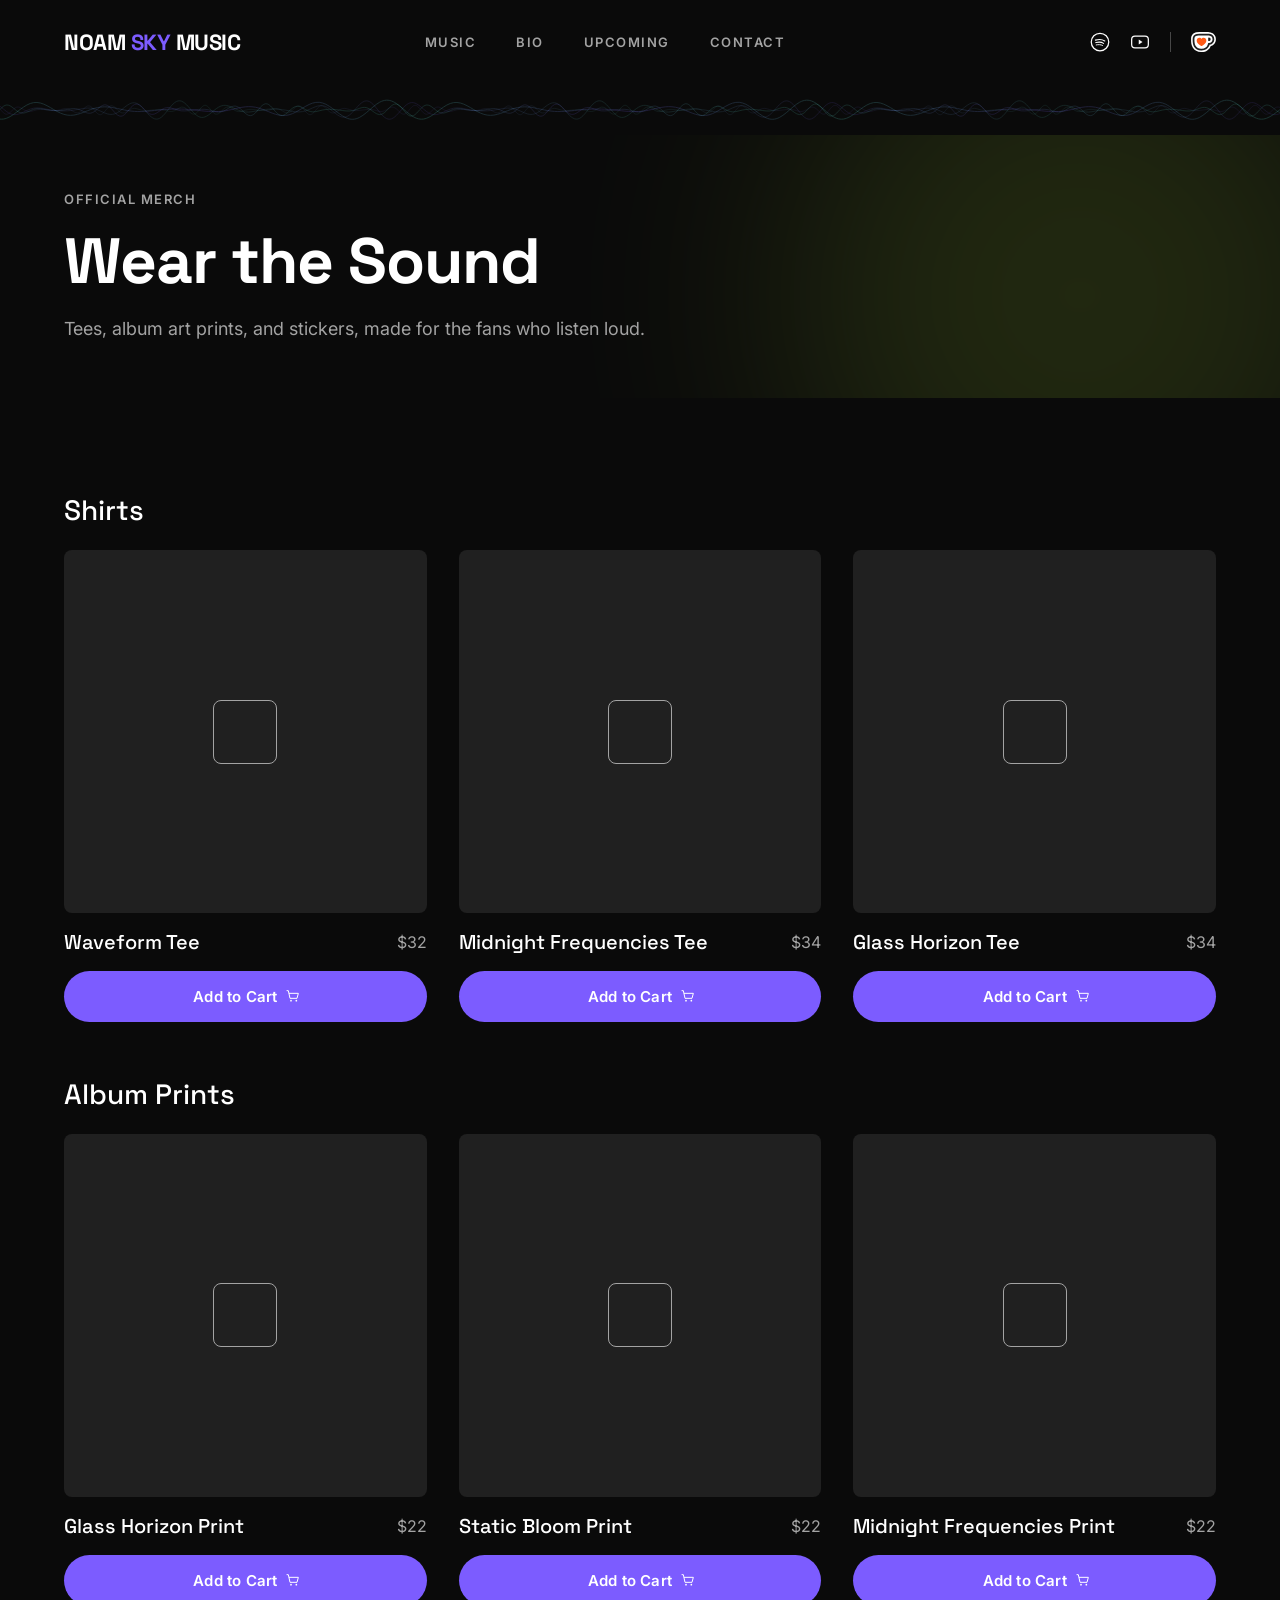
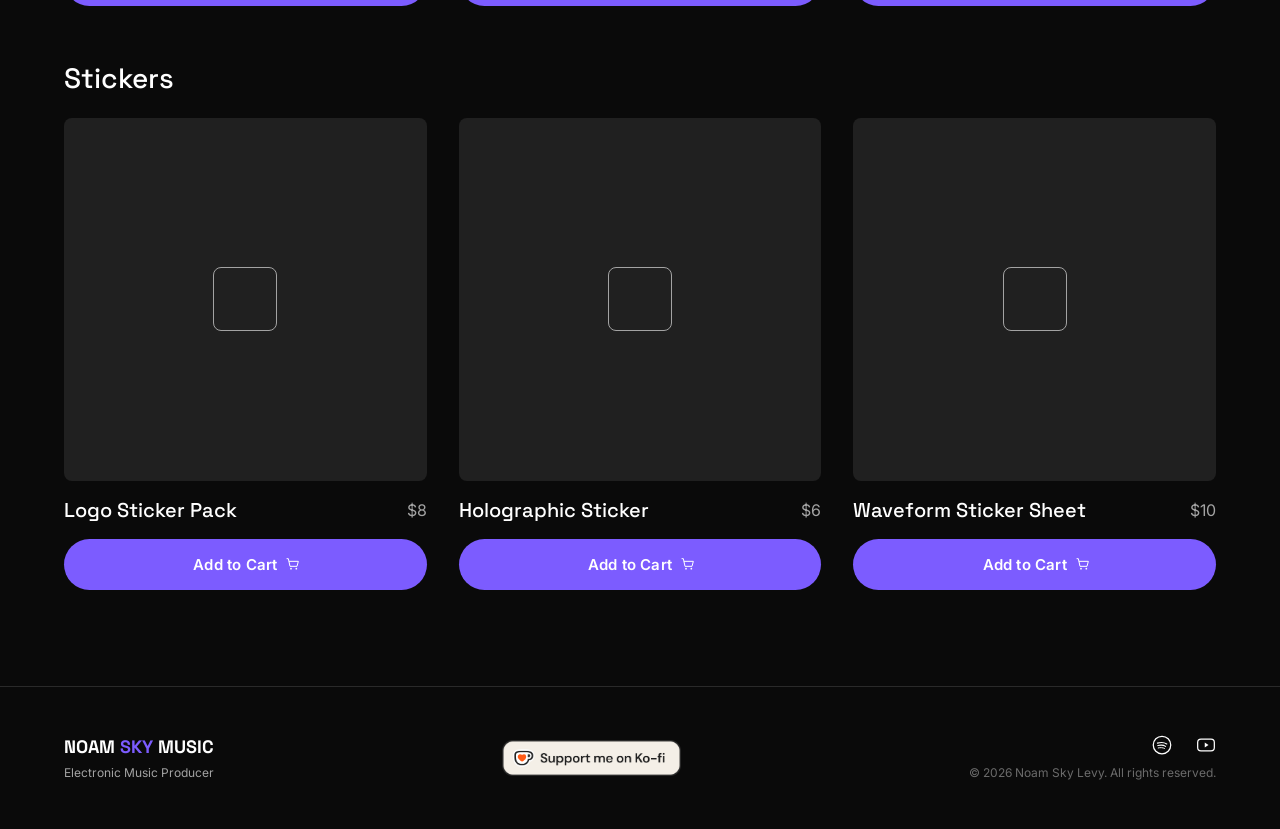
<file: merch.html>
<!doctype html>
<html lang="en">
<head>
<meta charset="UTF-8">
<meta name="viewport" content="width=device-width, initial-scale=1.0">
<title>Merch | Noam Sky Levy</title>
<meta name="description" content="Official Noam Sky Levy merch: tees, album art prints, and stickers.">
<link rel="stylesheet" href="css/styles.css?v=20260727k">
</head>
<body>

<svg style="display:none">
  <symbol id="icon-menu" viewBox="0 0 24 24" fill="none"><path d="M3 6H21" stroke="currentColor" stroke-width="2" stroke-linecap="round"/><path d="M3 12H21" stroke="currentColor" stroke-width="2" stroke-linecap="round"/><path d="M3 18H21" stroke="currentColor" stroke-width="2" stroke-linecap="round"/></symbol>
  <symbol id="icon-close" viewBox="0 0 24 24" fill="none"><path d="M6 6L18 18" stroke="currentColor" stroke-width="2" stroke-linecap="round"/><path d="M18 6L6 18" stroke="currentColor" stroke-width="2" stroke-linecap="round"/></symbol>
  <symbol id="icon-cart" viewBox="0 0 24 24" fill="none"><path d="M3 4H5L7.5 15.5H18L20 8H6.5" stroke="currentColor" stroke-width="1.5" stroke-linecap="round" stroke-linejoin="round"/><circle cx="9" cy="19" r="1.3" fill="currentColor"/><circle cx="17" cy="19" r="1.3" fill="currentColor"/></symbol>
  <symbol id="icon-spotify" viewBox="0 0 24 24" fill="none"><circle cx="12" cy="12" r="10.5" stroke="currentColor" stroke-width="1.5"/><path d="M6.5 9.8C10 8.7 15 9 17.7 10.8" stroke="currentColor" stroke-width="1.4" stroke-linecap="round"/><path d="M7 12.7C10 11.9 14 12.1 16.3 13.6" stroke="currentColor" stroke-width="1.3" stroke-linecap="round"/><path d="M7.5 15.5C10 14.9 13 15 15 16.1" stroke="currentColor" stroke-width="1.1" stroke-linecap="round"/></symbol>
  <symbol id="icon-youtube" viewBox="0 0 24 24" fill="none"><rect x="2" y="5" width="20" height="14" rx="4" stroke="currentColor" stroke-width="1.5"/><path d="M10.5 9L15 12L10.5 15V9Z" fill="currentColor"/></symbol>
  <symbol id="icon-kofi" viewBox="0 0 241 194">
    <path d="M96.1344 193.911C61.1312 193.911 32.6597 178.256 15.9721 149.829C1.19788 124.912 -0.00585938 97.9229 -0.00585938 67.7662C-0.00585938 49.8876 5.37293 34.3215 15.5413 22.7466C24.8861 12.1157 38.1271 5.22907 52.8317 3.35378C70.2858 1.14271 91.9848 0.958984 114.545 0.958984C151.259 0.958984 161.63 1.4088 176.075 2.85328C195.29 4.76026 211.458 11.932 222.824 23.5955C234.368 35.4428 240.469 51.2624 240.469 69.3627V72.9994C240.469 103.885 219.821 129.733 191.046 136.759C188.898 141.827 186.237 146.871 183.089 151.837L183.006 151.964C172.869 167.632 149.042 193.918 103.401 193.918H96.1281L96.1344 193.911Z" fill="white"/>
    <path d="M174.568 17.9772C160.927 16.6151 151.38 16.1589 114.552 16.1589C90.908 16.1589 70.9008 16.387 54.7644 18.4334C33.3949 21.164 15.2058 37.5285 15.2058 67.7674C15.2058 98.0066 16.796 121.422 29.0741 142.107C42.9425 165.751 66.1302 178.707 96.1412 178.707H103.414C140.242 178.707 160.25 159.156 170.253 143.698C174.574 136.874 177.754 130.058 179.801 123.234C205.947 120.96 225.27 99.3624 225.27 72.9941V69.3577C225.27 40.9432 206.631 21.164 174.574 17.9772H174.568Z" fill="white"/>
    <path d="M15.1975 67.7674C15.1975 37.5285 33.3866 21.164 54.7559 18.4334C70.8987 16.387 90.906 16.1589 114.544 16.1589C151.372 16.1589 160.919 16.6151 174.559 17.9772C206.617 21.1576 225.255 40.937 225.255 69.3577V72.9941C225.255 99.3687 205.932 120.966 179.786 123.234C177.74 130.058 174.559 136.874 170.238 143.698C160.235 159.156 140.228 178.707 103.4 178.707H96.1264C66.1155 178.707 42.9277 165.751 29.0595 142.107C16.7814 121.422 15.1912 98.4563 15.1912 67.7674" fill="#202020"/>
    <path d="M32.2469 67.9899C32.2469 97.3168 34.0654 116.184 43.6127 133.689C54.5225 153.924 74.3018 161.653 96.8117 161.653H103.857C133.411 161.653 147.736 147.329 155.693 134.829C159.558 128.462 162.966 121.417 164.784 112.547L166.147 106.864H174.332C192.521 106.864 208.208 92.09 208.208 73.2166V69.8082C208.208 48.6669 195.024 37.5228 172.058 34.7987C159.102 33.6646 151.372 33.2084 114.538 33.2084C89.7602 33.2084 72.0272 33.4364 58.6152 35.4828C39.7483 38.2134 32.2407 48.8951 32.2407 67.9899" fill="white"/>
    <path d="M166.158 83.6801C166.158 86.4107 168.204 88.4572 171.841 88.4572C183.435 88.4572 189.802 81.8619 189.802 70.9523C189.802 60.0427 183.435 53.2195 171.841 53.2195C168.204 53.2195 166.158 55.2657 166.158 57.9963V83.6866V83.6801Z" fill="#202020"/>
    <path d="M54.5321 82.3198C54.5321 95.732 62.0332 107.326 71.5807 116.424C77.9478 122.562 87.9515 128.93 94.7685 133.022C96.8147 134.157 98.8611 134.841 101.136 134.841C103.866 134.841 106.134 134.157 107.959 133.022C114.782 128.93 124.779 122.562 130.919 116.424C140.694 107.332 148.195 95.7383 148.195 82.3198C148.195 67.7673 137.286 54.8115 121.599 54.8115C112.28 54.8115 105.912 59.5882 101.136 66.1772C96.8147 59.582 90.2259 54.8115 80.9001 54.8115C64.9855 54.8115 54.5256 67.7673 54.5256 82.3198" fill="#FF5A16"/>
  </symbol>
</svg>

<header>
  <nav class="navbar">
    <a href="index.html" class="navbar__logo">NOAM <span class="logo-accent">SKY</span> MUSIC</a>
    <div class="navbar__links">
      <a href="index.html">Music</a>
      <a href="bio.html">Bio</a>
      <a href="upcoming.html">Upcoming</a>
      <a href="contact.html">Contact</a>
    </div>
    <div class="navbar__social">
      <a href="https://open.spotify.com/artist/3KCrRswLE3EckEKLmnFYB4" target="_blank" rel="noopener" aria-label="Listen on Spotify"><svg class="icon"><use href="#icon-spotify"/></svg></a>
      <a href="https://www.youtube.com/channel/UCnP8buB6lPti-7TwCnm3Qtg" target="_blank" rel="noopener" aria-label="Listen on YouTube"><svg class="icon"><use href="#icon-youtube"/></svg></a>
      <span class="navbar__divider" aria-hidden="true"></span>
      <a href="https://ko-fi.com/noamskymusic" target="_blank" rel="noopener" aria-label="Buy me a coffee"><svg class="icon icon--kofi"><use href="#icon-kofi"/></svg></a>
    </div>
    <button class="navbar__menu-btn" aria-label="Open menu"><svg><use href="#icon-menu"/></svg></button>
  </nav>
  <div class="mobile-menu">
    <div class="mobile-menu__top">
      <span class="navbar__logo">NOAM <span class="logo-accent">SKY</span> MUSIC</span>
      <button class="mobile-menu__close" aria-label="Close menu"><svg><use href="#icon-close"/></svg></button>
    </div>
    <nav class="mobile-menu__links">
      <a href="index.html">Music</a>
      <a href="bio.html">Bio</a>
      <a href="upcoming.html">Upcoming</a>
      <a href="contact.html">Contact</a>
    </nav>
    <div class="mobile-menu__social">
      <a href="https://open.spotify.com/artist/3KCrRswLE3EckEKLmnFYB4" target="_blank" rel="noopener" aria-label="Listen on Spotify"><svg><use href="#icon-spotify"/></svg></a>
      <a href="https://www.youtube.com/channel/UCnP8buB6lPti-7TwCnm3Qtg" target="_blank" rel="noopener" aria-label="Listen on YouTube"><svg><use href="#icon-youtube"/></svg></a>
      <span class="navbar__divider" aria-hidden="true"></span>
      <a href="https://ko-fi.com/noamskymusic" target="_blank" rel="noopener" aria-label="Buy me a coffee"><svg class="icon--kofi"><use href="#icon-kofi"/></svg></a>
    </div>
  </div>
</header>

<div id="wave-strip" class="wave-strip" aria-hidden="true"></div>

<main>

  <section class="section" style="position:relative; overflow:hidden; padding-top:56px; padding-bottom:56px;">
    <div class="glow" style="width:600px;height:600px;background:var(--accent-volt);opacity:0.12;top:-140px;right:-100px;"></div>
    <div class="container" style="position:relative; z-index:1;">
      <div class="stack reveal" style="gap:20px;">
        <span class="eyebrow">Official Merch</span>
        <h1 class="display-l">Wear the Sound</h1>
        <p class="body-l hero-copy-width">Tees, album art prints, and stickers, made for the fans who listen loud.</p>
      </div>
    </div>
  </section>

  <section class="section section--base">
    <div class="container" style="display:flex; flex-direction:column; gap:56px;">

      <div class="stack reveal" style="gap:24px;">
        <h2 class="heading-m">Shirts</h2>
        <div class="grid grid--3">
          <article class="card-merch">
            <div class="card-merch__image"><div class="card-merch__mark"></div></div>
            <div class="card-merch__info"><h3 class="heading-s">Waveform Tee</h3><span class="body-m">$32</span></div>
            <button class="btn btn--primary btn--block">Add to Cart <svg class="icon" style="width:16px;height:16px;"><use href="#icon-cart"/></svg></button>
          </article>
          <article class="card-merch">
            <div class="card-merch__image"><div class="card-merch__mark"></div></div>
            <div class="card-merch__info"><h3 class="heading-s">Midnight Frequencies Tee</h3><span class="body-m">$34</span></div>
            <button class="btn btn--primary btn--block">Add to Cart <svg class="icon" style="width:16px;height:16px;"><use href="#icon-cart"/></svg></button>
          </article>
          <article class="card-merch">
            <div class="card-merch__image"><div class="card-merch__mark"></div></div>
            <div class="card-merch__info"><h3 class="heading-s">Glass Horizon Tee</h3><span class="body-m">$34</span></div>
            <button class="btn btn--primary btn--block">Add to Cart <svg class="icon" style="width:16px;height:16px;"><use href="#icon-cart"/></svg></button>
          </article>
        </div>
      </div>

      <div class="stack reveal" style="gap:24px;">
        <h2 class="heading-m">Album Prints</h2>
        <div class="grid grid--3">
          <article class="card-merch">
            <div class="card-merch__image"><div class="card-merch__mark"></div></div>
            <div class="card-merch__info"><h3 class="heading-s">Glass Horizon Print</h3><span class="body-m">$22</span></div>
            <button class="btn btn--primary btn--block">Add to Cart <svg class="icon" style="width:16px;height:16px;"><use href="#icon-cart"/></svg></button>
          </article>
          <article class="card-merch">
            <div class="card-merch__image"><div class="card-merch__mark"></div></div>
            <div class="card-merch__info"><h3 class="heading-s">Static Bloom Print</h3><span class="body-m">$22</span></div>
            <button class="btn btn--primary btn--block">Add to Cart <svg class="icon" style="width:16px;height:16px;"><use href="#icon-cart"/></svg></button>
          </article>
          <article class="card-merch">
            <div class="card-merch__image"><div class="card-merch__mark"></div></div>
            <div class="card-merch__info"><h3 class="heading-s">Midnight Frequencies Print</h3><span class="body-m">$22</span></div>
            <button class="btn btn--primary btn--block">Add to Cart <svg class="icon" style="width:16px;height:16px;"><use href="#icon-cart"/></svg></button>
          </article>
        </div>
      </div>

      <div class="stack reveal" style="gap:24px;">
        <h2 class="heading-m">Stickers</h2>
        <div class="grid grid--3">
          <article class="card-merch">
            <div class="card-merch__image"><div class="card-merch__mark"></div></div>
            <div class="card-merch__info"><h3 class="heading-s">Logo Sticker Pack</h3><span class="body-m">$8</span></div>
            <button class="btn btn--primary btn--block">Add to Cart <svg class="icon" style="width:16px;height:16px;"><use href="#icon-cart"/></svg></button>
          </article>
          <article class="card-merch">
            <div class="card-merch__image"><div class="card-merch__mark"></div></div>
            <div class="card-merch__info"><h3 class="heading-s">Holographic Sticker</h3><span class="body-m">$6</span></div>
            <button class="btn btn--primary btn--block">Add to Cart <svg class="icon" style="width:16px;height:16px;"><use href="#icon-cart"/></svg></button>
          </article>
          <article class="card-merch">
            <div class="card-merch__image"><div class="card-merch__mark"></div></div>
            <div class="card-merch__info"><h3 class="heading-s">Waveform Sticker Sheet</h3><span class="body-m">$10</span></div>
            <button class="btn btn--primary btn--block">Add to Cart <svg class="icon" style="width:16px;height:16px;"><use href="#icon-cart"/></svg></button>
          </article>
        </div>
      </div>

    </div>
  </section>

</main>

<footer class="footer">
  <div class="footer__brand">
    <span class="footer__logo">NOAM <span class="logo-accent">SKY</span> MUSIC</span>
    <p class="footer__tagline body-s">Electronic Music Producer</p>
  </div>
  <a href="https://ko-fi.com/noamskymusic" target="_blank" rel="noopener" class="footer__kofi"><img src="assets/support_me_on_kofi_beige.png" alt="Support me on Ko-fi" loading="lazy"></a>
  <div class="footer__meta">
    <div class="footer__social">
      <a href="https://open.spotify.com/artist/3KCrRswLE3EckEKLmnFYB4" target="_blank" rel="noopener" aria-label="Listen on Spotify"><svg><use href="#icon-spotify"/></svg></a>
      <a href="https://www.youtube.com/channel/UCnP8buB6lPti-7TwCnm3Qtg" target="_blank" rel="noopener" aria-label="Listen on YouTube"><svg><use href="#icon-youtube"/></svg></a>
    </div>
    <p class="footer__copyright">© 2026 Noam Sky Levy. All rights reserved.</p>
  </div>
</footer>

<script src="js/main.js?v=20260727a"></script>
</body>
</html>
</file>
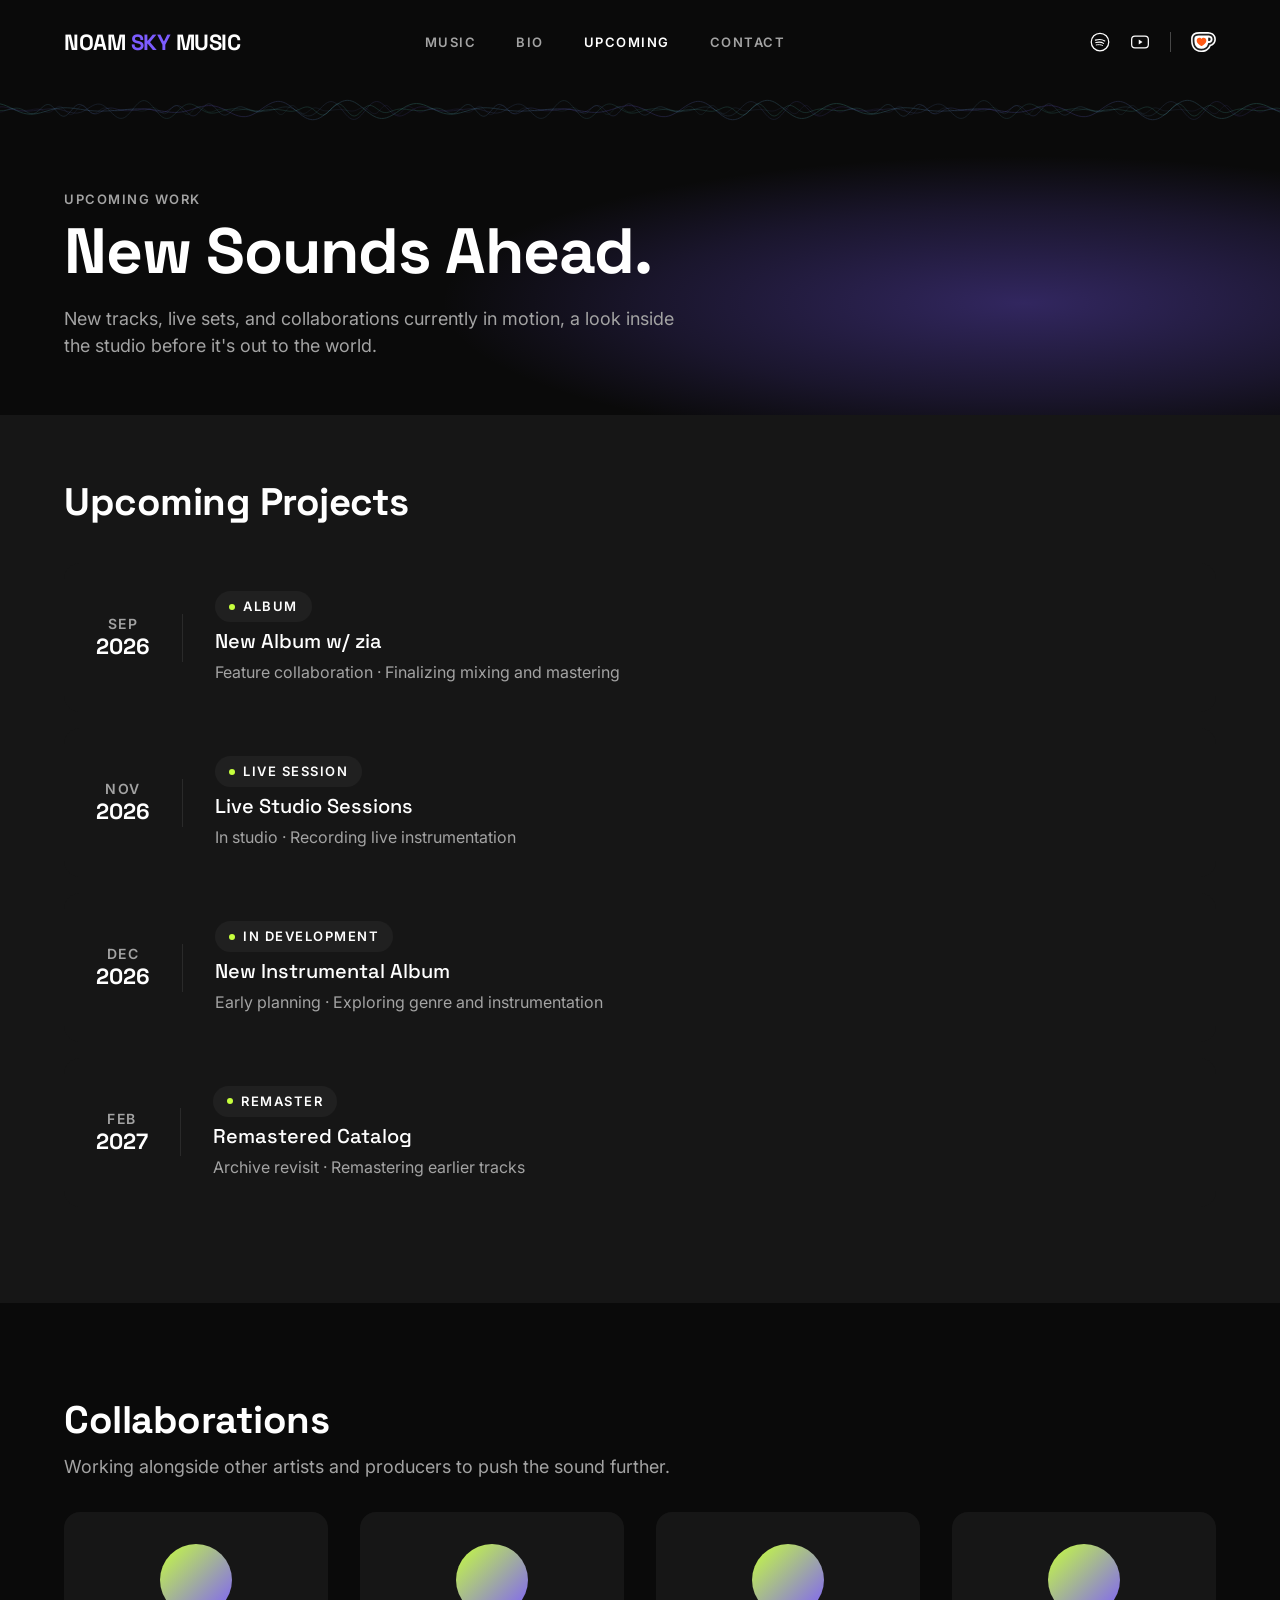
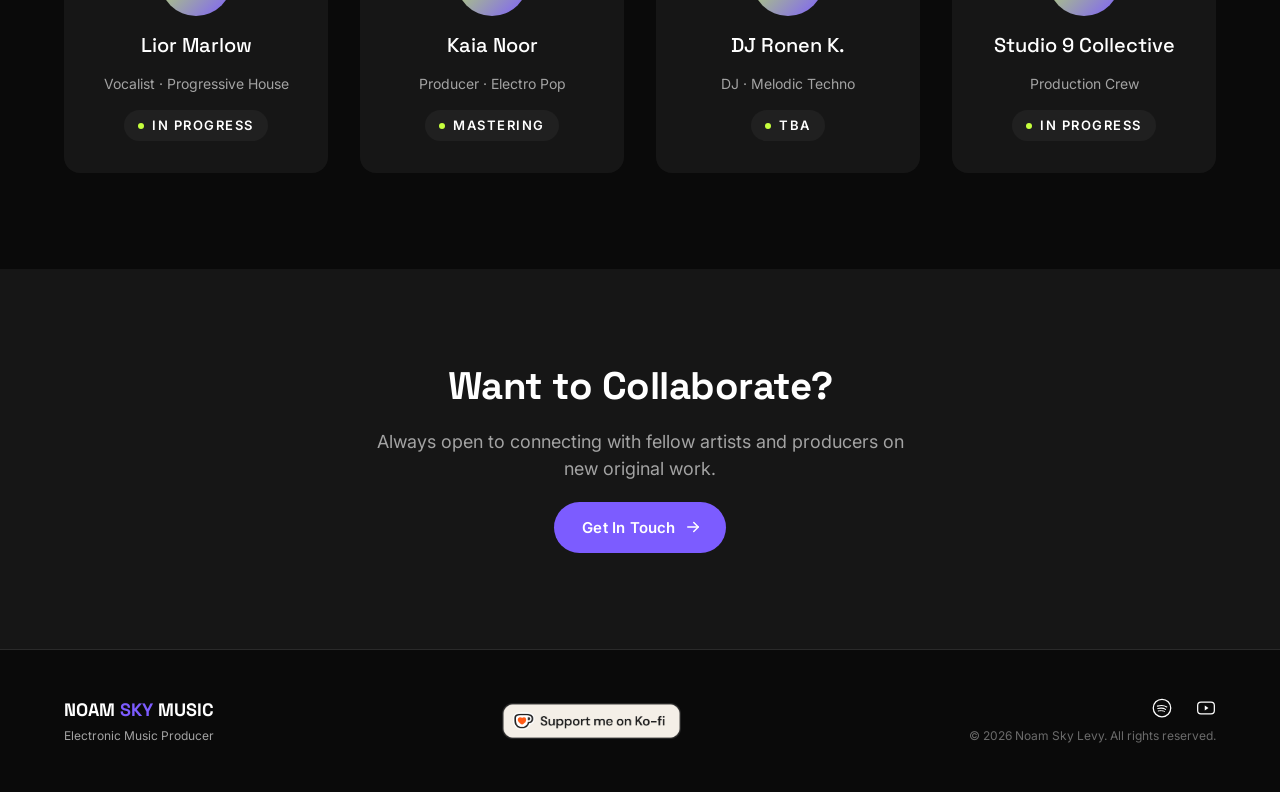
<file: upcoming.html>
<!doctype html>
<html lang="en">
<head>
<meta charset="UTF-8">
<meta name="viewport" content="width=device-width, initial-scale=1.0">
<title>Upcoming Work | Noam Sky Levy</title>
<meta name="description" content="New tracks, live sets, and collaborations from Noam Sky Levy currently in the works.">
<link rel="stylesheet" href="css/styles.css?v=20260727k">
</head>
<body>

<svg style="display:none">
  <symbol id="icon-menu" viewBox="0 0 24 24" fill="none"><path d="M3 6H21" stroke="currentColor" stroke-width="2" stroke-linecap="round"/><path d="M3 12H21" stroke="currentColor" stroke-width="2" stroke-linecap="round"/><path d="M3 18H21" stroke="currentColor" stroke-width="2" stroke-linecap="round"/></symbol>
  <symbol id="icon-close" viewBox="0 0 24 24" fill="none"><path d="M6 6L18 18" stroke="currentColor" stroke-width="2" stroke-linecap="round"/><path d="M18 6L6 18" stroke="currentColor" stroke-width="2" stroke-linecap="round"/></symbol>
  <symbol id="icon-arrow-right" viewBox="0 0 24 24" fill="none"><path d="M5 12H19" stroke="currentColor" stroke-width="2" stroke-linecap="round"/><path d="M13 6L19 12L13 18" stroke="currentColor" stroke-width="2" stroke-linecap="round" stroke-linejoin="round"/></symbol>
  <symbol id="icon-arrow-up-right" viewBox="0 0 24 24" fill="none"><path d="M7 17L17 7" stroke="currentColor" stroke-width="2" stroke-linecap="round"/><path d="M8 7H17V16" stroke="currentColor" stroke-width="2" stroke-linecap="round" stroke-linejoin="round"/></symbol>
  <symbol id="icon-spotify" viewBox="0 0 24 24" fill="none"><circle cx="12" cy="12" r="10.5" stroke="currentColor" stroke-width="1.5"/><path d="M6.5 9.8C10 8.7 15 9 17.7 10.8" stroke="currentColor" stroke-width="1.4" stroke-linecap="round"/><path d="M7 12.7C10 11.9 14 12.1 16.3 13.6" stroke="currentColor" stroke-width="1.3" stroke-linecap="round"/><path d="M7.5 15.5C10 14.9 13 15 15 16.1" stroke="currentColor" stroke-width="1.1" stroke-linecap="round"/></symbol>
  <symbol id="icon-youtube" viewBox="0 0 24 24" fill="none"><rect x="2" y="5" width="20" height="14" rx="4" stroke="currentColor" stroke-width="1.5"/><path d="M10.5 9L15 12L10.5 15V9Z" fill="currentColor"/></symbol>
  <symbol id="icon-kofi" viewBox="0 0 241 194">
    <path d="M96.1344 193.911C61.1312 193.911 32.6597 178.256 15.9721 149.829C1.19788 124.912 -0.00585938 97.9229 -0.00585938 67.7662C-0.00585938 49.8876 5.37293 34.3215 15.5413 22.7466C24.8861 12.1157 38.1271 5.22907 52.8317 3.35378C70.2858 1.14271 91.9848 0.958984 114.545 0.958984C151.259 0.958984 161.63 1.4088 176.075 2.85328C195.29 4.76026 211.458 11.932 222.824 23.5955C234.368 35.4428 240.469 51.2624 240.469 69.3627V72.9994C240.469 103.885 219.821 129.733 191.046 136.759C188.898 141.827 186.237 146.871 183.089 151.837L183.006 151.964C172.869 167.632 149.042 193.918 103.401 193.918H96.1281L96.1344 193.911Z" fill="white"/>
    <path d="M174.568 17.9772C160.927 16.6151 151.38 16.1589 114.552 16.1589C90.908 16.1589 70.9008 16.387 54.7644 18.4334C33.3949 21.164 15.2058 37.5285 15.2058 67.7674C15.2058 98.0066 16.796 121.422 29.0741 142.107C42.9425 165.751 66.1302 178.707 96.1412 178.707H103.414C140.242 178.707 160.25 159.156 170.253 143.698C174.574 136.874 177.754 130.058 179.801 123.234C205.947 120.96 225.27 99.3624 225.27 72.9941V69.3577C225.27 40.9432 206.631 21.164 174.574 17.9772H174.568Z" fill="white"/>
    <path d="M15.1975 67.7674C15.1975 37.5285 33.3866 21.164 54.7559 18.4334C70.8987 16.387 90.906 16.1589 114.544 16.1589C151.372 16.1589 160.919 16.6151 174.559 17.9772C206.617 21.1576 225.255 40.937 225.255 69.3577V72.9941C225.255 99.3687 205.932 120.966 179.786 123.234C177.74 130.058 174.559 136.874 170.238 143.698C160.235 159.156 140.228 178.707 103.4 178.707H96.1264C66.1155 178.707 42.9277 165.751 29.0595 142.107C16.7814 121.422 15.1912 98.4563 15.1912 67.7674" fill="#202020"/>
    <path d="M32.2469 67.9899C32.2469 97.3168 34.0654 116.184 43.6127 133.689C54.5225 153.924 74.3018 161.653 96.8117 161.653H103.857C133.411 161.653 147.736 147.329 155.693 134.829C159.558 128.462 162.966 121.417 164.784 112.547L166.147 106.864H174.332C192.521 106.864 208.208 92.09 208.208 73.2166V69.8082C208.208 48.6669 195.024 37.5228 172.058 34.7987C159.102 33.6646 151.372 33.2084 114.538 33.2084C89.7602 33.2084 72.0272 33.4364 58.6152 35.4828C39.7483 38.2134 32.2407 48.8951 32.2407 67.9899" fill="white"/>
    <path d="M166.158 83.6801C166.158 86.4107 168.204 88.4572 171.841 88.4572C183.435 88.4572 189.802 81.8619 189.802 70.9523C189.802 60.0427 183.435 53.2195 171.841 53.2195C168.204 53.2195 166.158 55.2657 166.158 57.9963V83.6866V83.6801Z" fill="#202020"/>
    <path d="M54.5321 82.3198C54.5321 95.732 62.0332 107.326 71.5807 116.424C77.9478 122.562 87.9515 128.93 94.7685 133.022C96.8147 134.157 98.8611 134.841 101.136 134.841C103.866 134.841 106.134 134.157 107.959 133.022C114.782 128.93 124.779 122.562 130.919 116.424C140.694 107.332 148.195 95.7383 148.195 82.3198C148.195 67.7673 137.286 54.8115 121.599 54.8115C112.28 54.8115 105.912 59.5882 101.136 66.1772C96.8147 59.582 90.2259 54.8115 80.9001 54.8115C64.9855 54.8115 54.5256 67.7673 54.5256 82.3198" fill="#FF5A16"/>
  </symbol>
</svg>

<header>
  <nav class="navbar">
    <a href="index.html" class="navbar__logo">NOAM <span class="logo-accent">SKY</span> MUSIC</a>
    <div class="navbar__links">
      <a href="index.html">Music</a>
      <a href="bio.html">Bio</a>
      <a href="upcoming.html">Upcoming</a>
      <a href="contact.html">Contact</a>
    </div>
    <div class="navbar__social">
      <a href="https://open.spotify.com/artist/3KCrRswLE3EckEKLmnFYB4" target="_blank" rel="noopener" aria-label="Listen on Spotify"><svg class="icon"><use href="#icon-spotify"/></svg></a>
      <a href="https://www.youtube.com/channel/UCnP8buB6lPti-7TwCnm3Qtg" target="_blank" rel="noopener" aria-label="Listen on YouTube"><svg class="icon"><use href="#icon-youtube"/></svg></a>
      <span class="navbar__divider" aria-hidden="true"></span>
      <a href="https://ko-fi.com/noamskymusic" target="_blank" rel="noopener" aria-label="Buy me a coffee"><svg class="icon icon--kofi"><use href="#icon-kofi"/></svg></a>
    </div>
    <button class="navbar__menu-btn" aria-label="Open menu"><svg><use href="#icon-menu"/></svg></button>
  </nav>
  <div class="mobile-menu">
    <div class="mobile-menu__top">
      <span class="navbar__logo">NOAM <span class="logo-accent">SKY</span> MUSIC</span>
      <button class="mobile-menu__close" aria-label="Close menu"><svg><use href="#icon-close"/></svg></button>
    </div>
    <nav class="mobile-menu__links">
      <a href="index.html">Music</a>
      <a href="bio.html">Bio</a>
      <a href="upcoming.html">Upcoming</a>
      <a href="contact.html">Contact</a>
    </nav>
    <div class="mobile-menu__social">
      <a href="https://open.spotify.com/artist/3KCrRswLE3EckEKLmnFYB4" target="_blank" rel="noopener" aria-label="Listen on Spotify"><svg><use href="#icon-spotify"/></svg></a>
      <a href="https://www.youtube.com/channel/UCnP8buB6lPti-7TwCnm3Qtg" target="_blank" rel="noopener" aria-label="Listen on YouTube"><svg><use href="#icon-youtube"/></svg></a>
      <span class="navbar__divider" aria-hidden="true"></span>
      <a href="https://ko-fi.com/noamskymusic" target="_blank" rel="noopener" aria-label="Buy me a coffee"><svg class="icon--kofi"><use href="#icon-kofi"/></svg></a>
    </div>
  </div>
</header>

<div id="wave-strip" class="wave-strip" aria-hidden="true"></div>

<main>

  <section class="section hero-glow" style="position:relative; overflow:hidden; padding-top:56px; padding-bottom:56px;">
    <div class="container" style="position:relative; z-index:1;">
      <div class="stack reveal" style="gap:20px;">
        <span class="eyebrow">Upcoming Work</span>
        <h1 class="display-l" style="margin-top:-10px;">New Sounds Ahead.</h1>
        <p class="body-l hero-copy-width">New tracks, live sets, and collaborations currently in motion, a look inside the studio before it's out to the world.</p>
      </div>
    </div>
  </section>

  <section class="section section--elevated section--tight-top-30">
    <div class="container">
      <h2 class="heading-l reveal" style="margin-bottom:var(--space-40, 40px);">Upcoming Projects</h2>
      <div class="stack reveal" style="gap:16px;">
        <div class="card-collab">
          <div class="card-collab__date"><span class="month">SEP</span><span class="year">2026</span></div>
          <div class="card-collab__divider"></div>
          <div class="card-collab__info">
            <span class="tag" style="align-self:flex-start;"><span class="tag__dot"></span><span class="tag__label label">Album</span></span>
            <h3 class="heading-s">New Album w/ zia</h3>
            <p class="body-m">Feature collaboration · Finalizing mixing and mastering</p>
          </div>
        </div>
        <div class="card-collab">
          <div class="card-collab__date"><span class="month">NOV</span><span class="year">2026</span></div>
          <div class="card-collab__divider"></div>
          <div class="card-collab__info">
            <span class="tag" style="align-self:flex-start;"><span class="tag__dot"></span><span class="tag__label label">Live Session</span></span>
            <h3 class="heading-s">Live Studio Sessions</h3>
            <p class="body-m">In studio · Recording live instrumentation</p>
          </div>
        </div>
        <div class="card-collab">
          <div class="card-collab__date"><span class="month">DEC</span><span class="year">2026</span></div>
          <div class="card-collab__divider"></div>
          <div class="card-collab__info">
            <span class="tag" style="align-self:flex-start;"><span class="tag__dot"></span><span class="tag__label label">In Development</span></span>
            <h3 class="heading-s">New Instrumental Album</h3>
            <p class="body-m">Early planning · Exploring genre and instrumentation</p>
          </div>
        </div>
        <div class="card-collab">
          <div class="card-collab__date"><span class="month">FEB</span><span class="year">2027</span></div>
          <div class="card-collab__divider"></div>
          <div class="card-collab__info">
            <span class="tag" style="align-self:flex-start;"><span class="tag__dot"></span><span class="tag__label label">Remaster</span></span>
            <h3 class="heading-s">Remastered Catalog</h3>
            <p class="body-m">Archive revisit · Remastering earlier tracks</p>
          </div>
        </div>
      </div>
    </div>
  </section>

  <section class="section section--base">
    <div class="container">
      <div class="section-header reveal">
        <h2 class="heading-l">Collaborations</h2>
        <p class="body-l">Working alongside other artists and producers to push the sound further.</p>
      </div>
      <div class="grid grid--4 reveal">
        <div class="card-collaborator">
          <div class="card-collaborator__avatar"></div>
          <h3 class="heading-s">Lior Marlow</h3>
          <p class="body-s">Vocalist · Progressive House</p>
          <span class="tag"><span class="tag__dot"></span><span class="tag__label label">In Progress</span></span>
        </div>
        <div class="card-collaborator">
          <div class="card-collaborator__avatar"></div>
          <h3 class="heading-s">Kaia Noor</h3>
          <p class="body-s">Producer · Electro Pop</p>
          <span class="tag"><span class="tag__dot"></span><span class="tag__label label">Mastering</span></span>
        </div>
        <div class="card-collaborator">
          <div class="card-collaborator__avatar"></div>
          <h3 class="heading-s">DJ Ronen K.</h3>
          <p class="body-s">DJ · Melodic Techno</p>
          <span class="tag"><span class="tag__dot"></span><span class="tag__label label">TBA</span></span>
        </div>
        <div class="card-collaborator">
          <div class="card-collaborator__avatar"></div>
          <h3 class="heading-s">Studio 9 Collective</h3>
          <p class="body-s">Production Crew</p>
          <span class="tag"><span class="tag__dot"></span><span class="tag__label label">In Progress</span></span>
        </div>
      </div>
    </div>
  </section>

  <section class="section section--elevated">
    <div class="container text-center reveal" style="display:flex; flex-direction:column; align-items:center; gap:20px;">
      <h2 class="heading-l">Want to Collaborate?</h2>
      <p class="body-l" style="max-width:560px;">Always open to connecting with fellow artists and producers on new original work.</p>
      <a href="mailto:noamskylevy@gmail.com" class="btn btn--primary">Get In Touch <svg class="icon"><use href="#icon-arrow-right"/></svg></a>
    </div>
  </section>

</main>

<footer class="footer">
  <div class="footer__brand">
    <span class="footer__logo">NOAM <span class="logo-accent">SKY</span> MUSIC</span>
    <p class="footer__tagline body-s">Electronic Music Producer</p>
  </div>
  <a href="https://ko-fi.com/noamskymusic" target="_blank" rel="noopener" class="footer__kofi"><img src="assets/support_me_on_kofi_beige.png" alt="Support me on Ko-fi" loading="lazy"></a>
  <div class="footer__meta">
    <div class="footer__social">
      <a href="https://open.spotify.com/artist/3KCrRswLE3EckEKLmnFYB4" target="_blank" rel="noopener" aria-label="Listen on Spotify"><svg><use href="#icon-spotify"/></svg></a>
      <a href="https://www.youtube.com/channel/UCnP8buB6lPti-7TwCnm3Qtg" target="_blank" rel="noopener" aria-label="Listen on YouTube"><svg><use href="#icon-youtube"/></svg></a>
    </div>
    <p class="footer__copyright">© 2026 Noam Sky Levy. All rights reserved.</p>
  </div>
</footer>

<script src="js/main.js?v=20260727a"></script>
</body>
</html>
</file>
<file: css/styles.css>
/* ==========================================================================
   NOAM SKY LEVY — design tokens + base styles
   ========================================================================== */

@import url('https://fonts.googleapis.com/css2?family=Space+Grotesk:wght@500;700&family=Inter:wght@400;500;600&display=swap');

:root {
  /* Color */
  --bg-base: #0A0A0A;
  --bg-elevated: #161616;
  --bg-elevated-2: #202020;
  --text-primary: #FFFFFF;
  --text-secondary: #A3A3A3;
  --text-tertiary: #6B6B6B;
  --border-subtle: #2A2A2A;
  --accent-primary: #7C5CFF;
  --accent-primary-hover: #7050F2;
  --accent-volt: #C6FF3D;
  --white: #FFFFFF;
  --black: #000000;
  --gray: #8E8E93;
  --gray-3: #C7C7CC;
  --gray-5: #E5E5EA;
  --accent-teal: #5EEAD4;

  /* Spacing */
  --space-4: 4px;
  --space-8: 8px;
  --space-12: 12px;
  --space-16: 16px;
  --space-24: 24px;
  --space-32: 32px;
  --space-48: 48px;
  --space-64: 64px;
  --space-96: 96px;
  --space-128: 128px;

  /* Radius */
  --radius-sm: 4px;
  --radius-md: 8px;
  --radius-lg: 16px;
  --radius-full: 999px;

  /* Type */
  --font-display: 'Space Grotesk', sans-serif;
  --font-body: 'Inter', sans-serif;

  /* Motion */
  --ease: cubic-bezier(0.16, 1, 0.3, 1);
  --transition-fast: 0.2s var(--ease);
  --transition-medium: 0.4s var(--ease);
}

/* ---------- Reset ---------- */
*, *::before, *::after { box-sizing: border-box; }
html { scroll-behavior: smooth; }
body, h1, h2, h3, h4, p, figure { margin: 0; }
body {
  background: var(--bg-base);
  color: var(--text-primary);
  font-family: var(--font-body);
  -webkit-font-smoothing: antialiased;
  overflow-x: hidden;
}
img, svg { display: block; max-width: 100%; }
a { color: inherit; text-decoration: none; }
button { font: inherit; color: inherit; background: none; border: none; cursor: pointer; }
ul { list-style: none; margin: 0; padding: 0; }

/* ---------- Layout ---------- */
.container {
  width: 100%;
  max-width: 1440px;
  margin: 0 auto;
  padding-left: var(--space-24);
  padding-right: var(--space-24);
}
@media (min-width: 900px) {
  .container { padding-left: var(--space-64); padding-right: var(--space-64); }
}

.section {
  padding-top: var(--space-56, 56px);
  padding-bottom: var(--space-56, 56px);
}
@media (min-width: 900px) {
  .section { padding-top: var(--space-96); padding-bottom: var(--space-96); }
}
.section--elevated { background: var(--bg-elevated); }
.section--base { background: var(--bg-base); }
.section--tight-top { padding-top: 6px; }
@media (min-width: 900px) {
  .section--tight-top { padding-top: 46px; }
}
.section--tight-top-30 { padding-top: 26px; }
@media (min-width: 900px) {
  .section--tight-top-30 { padding-top: 66px; }
}

.section-header {
  display: flex;
  flex-direction: column;
  gap: var(--space-12);
  margin-bottom: var(--space-32);
}
@media (min-width: 900px) {
  .section-header--row {
    flex-direction: row;
    align-items: center;
    justify-content: space-between;
    margin-bottom: var(--space-48);
  }
}

/* ---------- Typography ---------- */
.eyebrow {
  font-family: var(--font-body);
  font-weight: 600;
  font-size: 13px;
  line-height: 1.3;
  letter-spacing: 1.5px;
  text-transform: uppercase;
  color: var(--text-secondary);
}
.display-xl {
  font-family: var(--font-display);
  font-weight: 700;
  font-size: clamp(44px, 7vw, 96px);
  line-height: 1.0;
  letter-spacing: -2px;
  color: var(--text-primary);
}
.display-l {
  font-family: var(--font-display);
  font-weight: 700;
  font-size: clamp(32px, 5vw, 64px);
  line-height: 1.05;
  letter-spacing: -1px;
  color: var(--text-primary);
}
.heading-l {
  font-family: var(--font-display);
  font-weight: 700;
  font-size: clamp(24px, 3vw, 40px);
  line-height: 1.1;
  letter-spacing: -0.5px;
  color: var(--text-primary);
}
.heading-m {
  font-family: var(--font-display);
  font-weight: 500;
  font-size: clamp(20px, 2.4vw, 28px);
  line-height: 1.15;
  color: var(--text-primary);
}
.heading-s {
  font-family: var(--font-display);
  font-weight: 500;
  font-size: 20px;
  line-height: 1.3;
  color: var(--text-primary);
}
.body-l {
  font-size: 18px;
  line-height: 1.5;
  color: var(--text-secondary);
  font-weight: 400;
}
.body-m {
  font-size: 16px;
  line-height: 1.5;
  color: var(--text-secondary);
  font-weight: 400;
}
.body-s {
  font-size: 14px;
  line-height: 1.45;
  color: var(--text-secondary);
  font-weight: 400;
}
.label {
  font-weight: 600;
  font-size: 13px;
  line-height: 1.3;
  letter-spacing: 1.5px;
  text-transform: uppercase;
}

/* ---------- Buttons ---------- */
.btn {
  display: inline-flex;
  align-items: center;
  justify-content: center;
  gap: var(--space-8);
  padding: 16px 24px 16px 28px;
  border-radius: var(--radius-full);
  font-weight: 600;
  font-size: 15px;
  letter-spacing: 0.2px;
  white-space: nowrap;
  transition: background var(--transition-fast), border-color var(--transition-fast), color var(--transition-fast);
}
.btn svg { width: 18px; height: 18px; flex-shrink: 0; }
.btn--primary {
  background: var(--accent-primary);
  color: var(--white);
}
.btn--primary:hover { background: var(--accent-primary-hover); }
.btn--primary:focus-visible {
  outline: 1px solid var(--accent-primary);
  outline-offset: 3px;
}
.btn--primary:disabled, .btn--primary.is-disabled {
  background: var(--gray);
  color: var(--gray-3);
  cursor: not-allowed;
}
.btn--secondary {
  background: transparent;
  color: var(--white);
  border: 1.5px solid var(--white);
}
.btn--secondary:hover { border-color: var(--gray-5); }
.btn--block { width: 100%; }

/* ---------- Filter select ---------- */
/* Styled to match .btn--secondary exactly (same pill, border, type, and
   hover behavior as the "Listen on YouTube"-style buttons), with only the
   background-image caret added since a native <select> needs one. */
.filter-select {
  appearance: none;
  -webkit-appearance: none;
  display: inline-flex;
  align-items: center;
  background-color: transparent;
  background-image: url("data:image/svg+xml,%3Csvg xmlns='http://www.w3.org/2000/svg' width='12' height='12' viewBox='0 0 24 24' fill='none'%3E%3Cpath d='M6 9l6 6 6-6' stroke='white' stroke-width='2' stroke-linecap='round' stroke-linejoin='round'/%3E%3C/svg%3E");
  background-repeat: no-repeat;
  background-position: right 20px center;
  border: 1.5px solid var(--white);
  color: var(--white);
  border-radius: var(--radius-full);
  padding: 10px 46px 10px 28px;
  font-family: var(--font-body);
  font-weight: 600;
  font-size: 15px;
  letter-spacing: 0.2px;
  cursor: pointer;
  transition: border-color var(--transition-fast);
}
.filter-select:hover, .filter-select:focus-visible { border-color: var(--gray-5); outline: none; }
.filter-select option { background: var(--bg-elevated-2); color: var(--text-primary); }

.catalog-link { color: var(--text-secondary); transition: color var(--transition-fast); }
.catalog-link:hover { color: var(--text-primary); }
.catalog-link:hover svg { color: var(--text-primary); }

/* ---------- Tag ---------- */
.tag {
  display: inline-flex;
  align-items: center;
  gap: var(--space-8);
  background: var(--bg-elevated-2);
  padding: 7px 14px;
  border-radius: var(--radius-full);
}
.tag__dot {
  width: 6px; height: 6px; border-radius: 50%;
  background: var(--accent-volt);
  flex-shrink: 0;
}
.tag__label { color: var(--text-primary); }

/* ---------- Navbar ---------- */
.navbar {
  display: flex;
  align-items: center;
  justify-content: space-between;
  padding: 22px var(--space-24);
  background: var(--bg-base);
  position: sticky;
  top: 0;
  z-index: 100;
  border-bottom: 1px solid transparent;
  transition: border-color var(--transition-fast), background var(--transition-fast);
}
@media (min-width: 900px) {
  .navbar { padding: 28px var(--space-64); }
}
.navbar.is-scrolled { border-bottom-color: var(--border-subtle); background: rgba(10,10,10,0.9); backdrop-filter: blur(12px); }
.navbar__logo {
  font-family: var(--font-display);
  font-weight: 700;
  font-size: 18px;
  letter-spacing: -0.3px;
}
@media (min-width: 900px) {
  .navbar__logo { font-size: 22px; letter-spacing: -0.5px; }
}
.logo-accent { color: var(--accent-primary); }
.navbar__links {
  display: none;
  gap: 40px;
  align-items: center;
}
@media (min-width: 900px) {
  .navbar__links { display: flex; transform: translateX(-60px); }
}
.navbar__links a {
  color: var(--text-secondary);
  font-weight: 600;
  font-size: 13px;
  letter-spacing: 1.5px;
  text-transform: uppercase;
  transition: color var(--transition-fast);
}
.navbar__links a:hover, .navbar__links a.is-active { color: var(--text-primary); }
.navbar__social {
  display: none;
  gap: 20px;
  align-items: center;
}
@media (min-width: 900px) {
  .navbar__social { display: flex; }
}
.navbar__social a svg { width: 20px; height: 20px; color: var(--white); transition: opacity var(--transition-fast); }
.navbar__social a:hover svg { opacity: 0.6; }
.navbar__social a .icon--kofi,
.mobile-menu__social a .icon--kofi { width: 25px; height: 20px; }
.navbar__divider { width: 1px; height: 20px; background: rgba(255,255,255,0.25); flex-shrink: 0; }

.navbar__social a,
.mobile-menu__social a { position: relative; }
.navbar__social a::after,
.mobile-menu__social a::after {
  content: attr(aria-label);
  position: absolute;
  top: calc(100% + 10px);
  left: 50%;
  transform: translate(-50%, 4px);
  background: var(--bg-elevated-2);
  color: var(--text-primary);
  font-family: var(--font-body);
  font-size: 12px;
  font-weight: 600;
  letter-spacing: 0.2px;
  white-space: nowrap;
  padding: 5px 10px;
  border-radius: var(--radius-full);
  opacity: 0;
  pointer-events: none;
  transition: opacity var(--transition-fast), transform var(--transition-fast);
  z-index: 20;
}
.navbar__social a:hover::after,
.mobile-menu__social a:hover::after {
  opacity: 1;
  transform: translate(-50%, 0);
}
.navbar__menu-btn {
  display: flex;
  padding: 4px;
}
@media (min-width: 900px) {
  .navbar__menu-btn { display: none; }
}
.navbar__menu-btn svg { width: 24px; height: 24px; }

/* Mobile menu overlay */
.mobile-menu {
  position: fixed;
  inset: 0;
  background: var(--bg-base);
  z-index: 200;
  display: flex;
  flex-direction: column;
  padding: 22px var(--space-24);
  transform: translateX(100%);
  transition: transform var(--transition-medium);
}
.mobile-menu.is-open { transform: translateX(0); }
.mobile-menu__top { display: flex; align-items: center; justify-content: space-between; margin-bottom: var(--space-64); }
.mobile-menu__close svg { width: 24px; height: 24px; }
.mobile-menu__links { display: flex; flex-direction: column; gap: var(--space-32); margin-bottom: var(--space-48); }
.mobile-menu__links a { font-family: var(--font-display); font-weight: 700; font-size: 32px; color: var(--text-primary); }
.mobile-menu__social { display: flex; gap: 24px; }
.mobile-menu__social svg { width: 22px; height: 22px; }
@media (min-width: 900px) { .mobile-menu { display: none; } }

/* ---------- Sound wave strip ---------- */
.wave-strip {
  position: relative;
  width: 100%;
  height: 50px;
  overflow: hidden;
  background: var(--bg-base);
}
.wave-strip__layer {
  position: absolute;
  inset: 0;
  background-repeat: repeat-x;
  animation-name: wave-drift-bg;
  animation-timing-function: linear;
  animation-iteration-count: infinite;
}

@keyframes wave-drift-bg {
  from { background-position-x: 0; }
  to { background-position-x: -420px; } /* must match TILE_PX in js/main.js */
}
@media (prefers-reduced-motion: reduce) {
  .wave-strip__layer { animation: none; }
}

/* ---------- Footer ---------- */
.footer {
  padding: var(--space-48) var(--space-24);
  background: var(--bg-base);
  border-top: 1px solid var(--border-subtle);
  display: flex;
  flex-direction: column;
  align-items: center;
  gap: var(--space-24);
  text-align: center;
}
@media (min-width: 900px) {
  .footer {
    padding: var(--space-48) var(--space-64);
    flex-direction: row;
    justify-content: space-between;
    align-items: center;
    text-align: left;
  }
}
.footer__brand { display: flex; flex-direction: column; gap: 6px; }
.footer__logo { font-family: var(--font-display); font-weight: 700; font-size: 16.2px; }
@media (min-width: 900px) { .footer__logo { font-size: 18px; } }
.footer__tagline { white-space: pre-line; font-size: 12px; }
.footer__meta { display: flex; flex-direction: column; gap: 10px; align-items: center; }
@media (min-width: 900px) { .footer__meta { align-items: flex-end; } }
.footer__social { display: flex; gap: 24px; }
.footer__social svg { width: 20px; height: 20px; transition: opacity var(--transition-fast); }
.footer__social a:hover svg { opacity: 0.6; }
.footer__social a { position: relative; }
.footer__social a::after {
  content: attr(aria-label);
  position: absolute;
  bottom: calc(100% + 10px);
  left: 50%;
  transform: translate(-50%, -4px);
  background: var(--bg-elevated-2);
  color: var(--text-primary);
  font-family: var(--font-body);
  font-size: 12px;
  font-weight: 600;
  letter-spacing: 0.2px;
  white-space: nowrap;
  padding: 5px 10px;
  border-radius: var(--radius-full);
  opacity: 0;
  pointer-events: none;
  transition: opacity var(--transition-fast), transform var(--transition-fast);
  z-index: 20;
}
.footer__social a:hover::after {
  opacity: 1;
  transform: translate(-50%, 0);
}
.footer__copyright { color: var(--text-tertiary); font-size: 12px; }
.footer__kofi { display: inline-flex; transition: opacity var(--transition-fast); }
.footer__kofi:hover { opacity: 0.85; }
.footer__kofi img { height: 36px; width: auto; display: block; }

/* ---------- Glow ---------- */
.glow {
  position: absolute;
  border-radius: 50%;
  filter: blur(120px);
  pointer-events: none;
  z-index: 0;
  animation: drift 14s ease-in-out infinite alternate;
}
@keyframes drift {
  0%   { transform: translate(0, 0) scale(1); }
  100% { transform: translate(-30px, 20px) scale(1.08); }
}

/* Hero background glow -- a gradient painted directly on the section
   instead of a separate blurred div, so it fades smoothly on every edge
   (including top/bottom) regardless of the section's height. */
.hero-glow {
  background-image: radial-gradient(
    ellipse 65% 75% at 80% 60%,
    rgba(124, 92, 255, 0.35),
    rgba(124, 92, 255, 0.14) 45%,
    rgba(124, 92, 255, 0) 70%
  );
}

/* ---------- Scroll reveal ---------- */
.reveal {
  opacity: 0;
  transform: translateY(24px);
  transition: opacity 0.7s var(--ease), transform 0.7s var(--ease);
}
.reveal.is-visible {
  opacity: 1;
  transform: translateY(0);
}

/* ---------- Cards ---------- */
.grid {
  display: grid;
  gap: var(--space-32);
  grid-template-columns: 1fr;
}
@media (min-width: 700px) {
  .grid--2 { grid-template-columns: repeat(2, 1fr); }
}
@media (min-width: 900px) {
  .grid--3 { grid-template-columns: repeat(3, 1fr); }
  .grid--4 { grid-template-columns: repeat(4, 1fr); }
}

.card-release {
  display: flex;
  flex-direction: column;
  gap: var(--space-16);
}
.card-release__art {
  aspect-ratio: 1 / 1;
  border-radius: var(--radius-md);
  background: linear-gradient(135deg, var(--accent-primary), #161616 80%);
  display: flex;
  align-items: center;
  justify-content: center;
  position: relative;
  overflow: hidden;
  transition: transform var(--transition-medium);
}
.card-release:hover .card-release__art { transform: scale(1.02); }
.card-release__art img {
  position: absolute;
  inset: 0;
  width: 100%;
  height: 100%;
  object-fit: cover;
}
.card-release__type { color: var(--text-tertiary); }
.card-release__meta { display: flex; align-items: center; justify-content: space-between; }
.card-release__platforms { display: flex; gap: 14px; }
.card-release__platforms svg { width: 18px; height: 18px; opacity: 0.8; }

.card-release__overlay {
  position: absolute;
  inset: 0;
  display: flex;
  flex-direction: column;
  justify-content: center;
  align-items: flex-start;
  gap: 14px;
  padding: 24px;
  background: rgba(10,10,10,0.72);
  opacity: 0;
  pointer-events: none;
  transition: opacity var(--transition-fast);
}
.card-release:hover .card-release__overlay,
.card-release__art:focus-within .card-release__overlay {
  opacity: 1;
  pointer-events: auto;
}
.card-release__action {
  display: inline-flex;
  align-items: center;
  gap: 8px;
  background: none;
  border: none;
  padding: 0;
  color: var(--white);
  font-family: var(--font-body);
  font-weight: 600;
  font-size: 14px;
  letter-spacing: 0.2px;
  cursor: pointer;
  transition: color var(--transition-fast);
}
.card-release__action .icon-inline { width: 16px; height: 16px; flex-shrink: 0; }
.card-release__action:hover { color: var(--accent-primary); }
.card-release__action--preview.is-playing { color: var(--accent-primary); }

.card-release__progress {
  position: absolute;
  left: 0; right: 0; bottom: 0;
  height: 3px;
  background: rgba(255,255,255,0.15);
  transform: scaleY(0);
  transform-origin: bottom;
  transition: transform var(--transition-fast);
}
.card-release.is-playing .card-release__progress { transform: scaleY(1); }
.card-release__progress-bar {
  height: 100%;
  width: 0%;
  background: var(--accent-primary);
}

.card-collab {
  display: flex;
  align-items: center;
  gap: var(--space-24);
  padding: var(--space-24) var(--space-24);
  background: var(--bg-elevated);
  border-radius: var(--radius-lg);
}
@media (min-width: 900px) {
  .card-collab { gap: var(--space-32); padding: 28px 32px; }
}
.card-collab__date { display: flex; flex-direction: column; align-items: center; flex-shrink: 0; }
.card-collab__date .month { color: var(--text-secondary); font-family: var(--font-body); font-weight: 600; font-size: 14px; letter-spacing: 1.5px; text-transform: uppercase; }
.card-collab__date .year { color: var(--text-primary); font-family: var(--font-display); font-weight: 700; font-size: 22px; }
.card-collab__divider { width: 1px; height: 48px; background: var(--border-subtle); flex-shrink: 0; display: none; }
@media (min-width: 560px) { .card-collab__divider { display: block; } }
.card-collab__info { display: flex; flex-direction: column; gap: 6px; flex: 1; min-width: 0; }

.card-collaborator {
  display: flex;
  flex-direction: column;
  align-items: center;
  gap: var(--space-16);
  padding: var(--space-32) var(--space-24);
  background: var(--bg-elevated);
  border-radius: var(--radius-lg);
  text-align: center;
  transition: transform var(--transition-fast), background var(--transition-fast);
}
.card-collaborator:hover { transform: translateY(-4px); background: var(--bg-elevated-2); }
.card-collaborator__avatar {
  width: 72px; height: 72px;
  border-radius: 50%;
  background: linear-gradient(135deg, var(--accent-volt), var(--accent-primary));
}

.card-merch {
  display: flex;
  flex-direction: column;
  gap: var(--space-16);
}
.card-merch__image {
  aspect-ratio: 1 / 1;
  border-radius: var(--radius-md);
  background: var(--bg-elevated-2);
  display: flex;
  align-items: center;
  justify-content: center;
  transition: background var(--transition-fast);
}
.card-merch:hover .card-merch__image { background: #262626; }
.card-merch__mark {
  width: 64px; height: 64px;
  border: 1.5px solid var(--text-secondary);
  border-radius: var(--radius-md);
}
.card-merch__info { display: flex; align-items: center; justify-content: space-between; }

/* ---------- Skill chips ---------- */
.chip-row { display: flex; flex-wrap: wrap; gap: 12px; }
.chip {
  padding: 9px 16px;
  background: var(--bg-elevated-2);
  border-radius: var(--radius-full);
}

/* ---------- Timeline ---------- */
.timeline__item {
  display: flex;
  flex-direction: column;
  gap: var(--space-8);
  padding: var(--space-24) 0;
  border-top: 1px solid var(--border-subtle);
}
.timeline__item:first-child { border-top: none; }
@media (min-width: 900px) {
  .timeline__item {
    flex-direction: row;
    gap: var(--space-40, 40px);
    padding: 28px 0;
  }
  .timeline__year { width: 140px; flex-shrink: 0; }
}

/* ---------- Bio hero ---------- */
.bio-hero {
  display: flex;
  flex-direction: column;
  gap: var(--space-24);
}
@media (min-width: 900px) {
  .bio-hero { flex-direction: row; align-items: center; gap: 80px; }
}
.bio-hero__portrait {
  width: 100%;
  aspect-ratio: 354 / 320;
  border-radius: var(--radius-lg);
  object-fit: cover;
  object-position: 25% center;
  flex-shrink: 0;
}
@media (min-width: 900px) {
  .bio-hero__portrait { width: 480px; aspect-ratio: 480 / 560; }
}
.bio-hero__text { display: flex; flex-direction: column; gap: var(--space-24); }

/* ---------- Contact hero ---------- */
.contact-hero {
  display: flex;
  flex-direction: column;
  gap: var(--space-24);
}
@media (min-width: 900px) {
  .contact-hero { flex-direction: row; align-items: center; gap: 80px; }
}
.contact-hero__portrait {
  width: 80%;
  aspect-ratio: 354 / 320;
  border-radius: var(--radius-lg);
  object-fit: cover;
  flex-shrink: 0;
}
@media (min-width: 900px) {
  .contact-hero__portrait { width: 384px; aspect-ratio: 480 / 560; }
}
.contact-hero__text { display: flex; flex-direction: column; gap: var(--space-24); }

/* ---------- Utility ---------- */
.stack { display: flex; flex-direction: column; }
.text-center { text-align: center; }
.hero-copy-width { max-width: 640px; }
</file>
